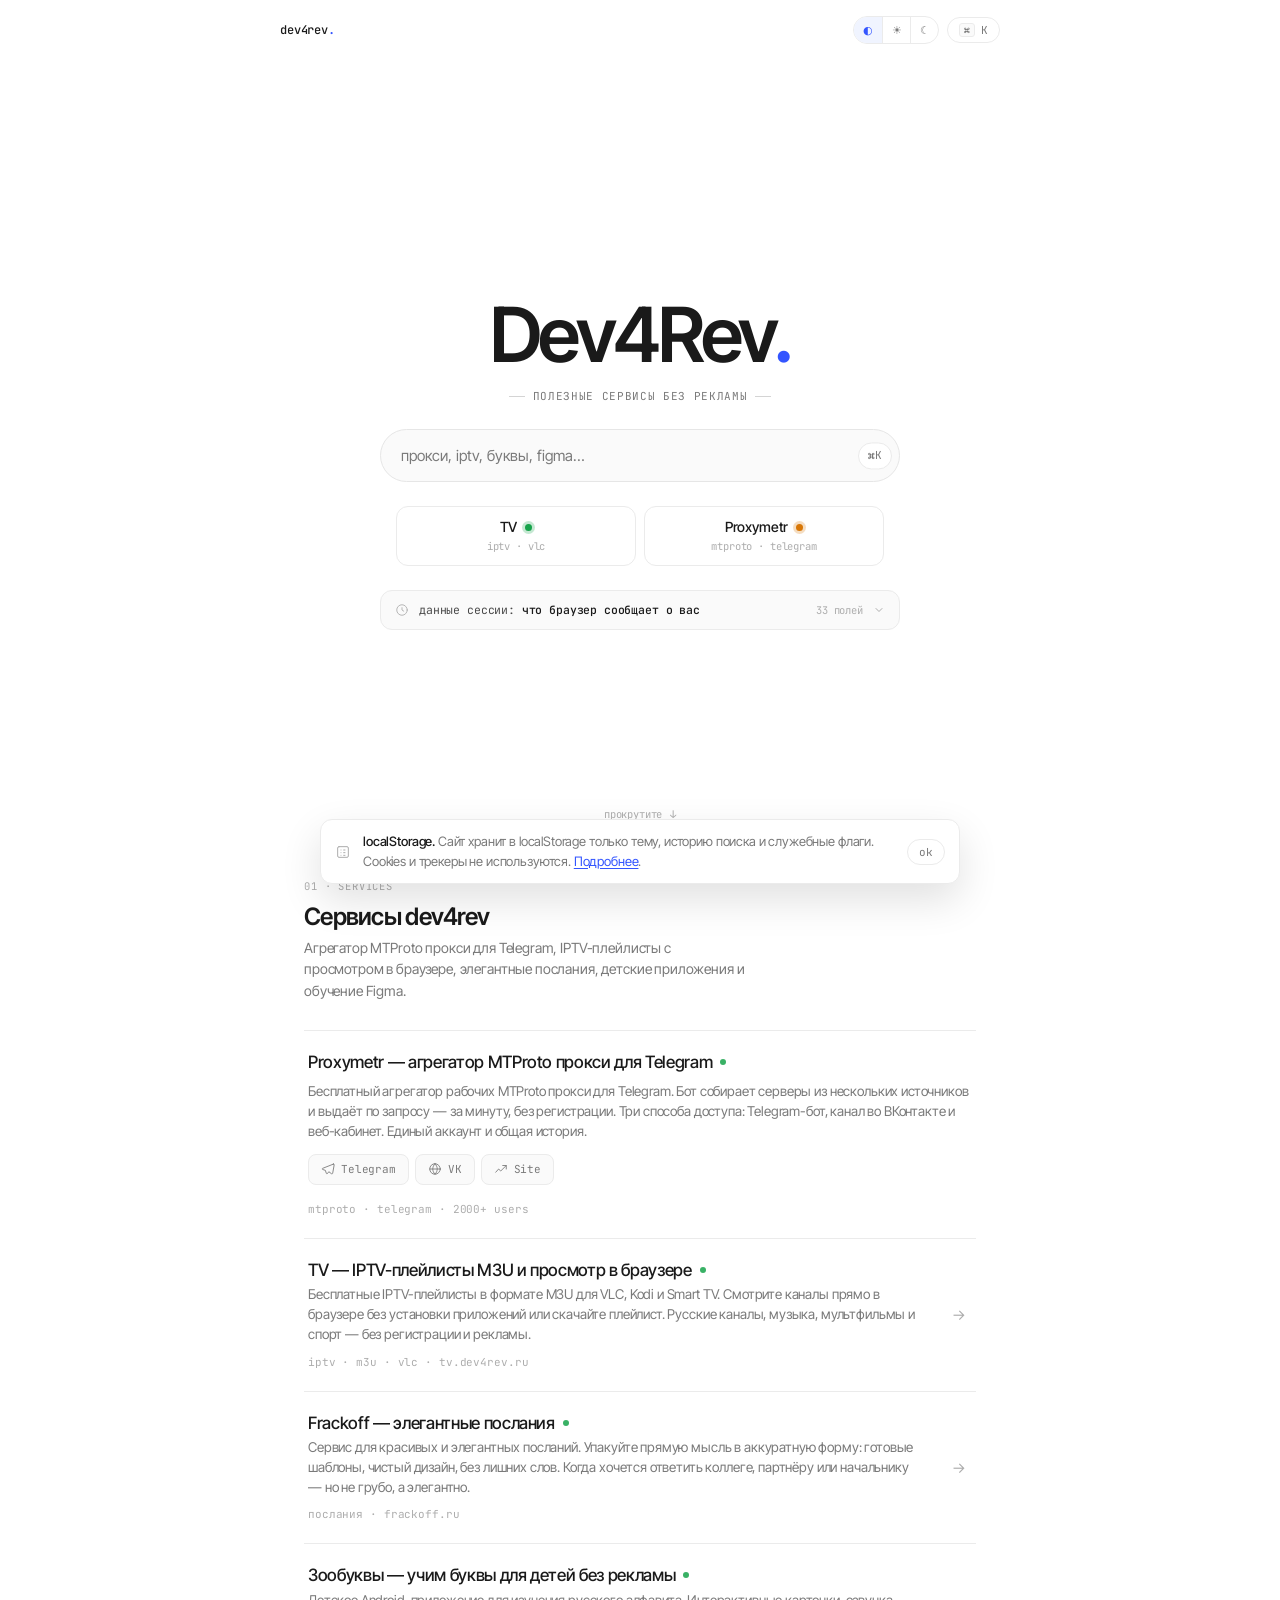
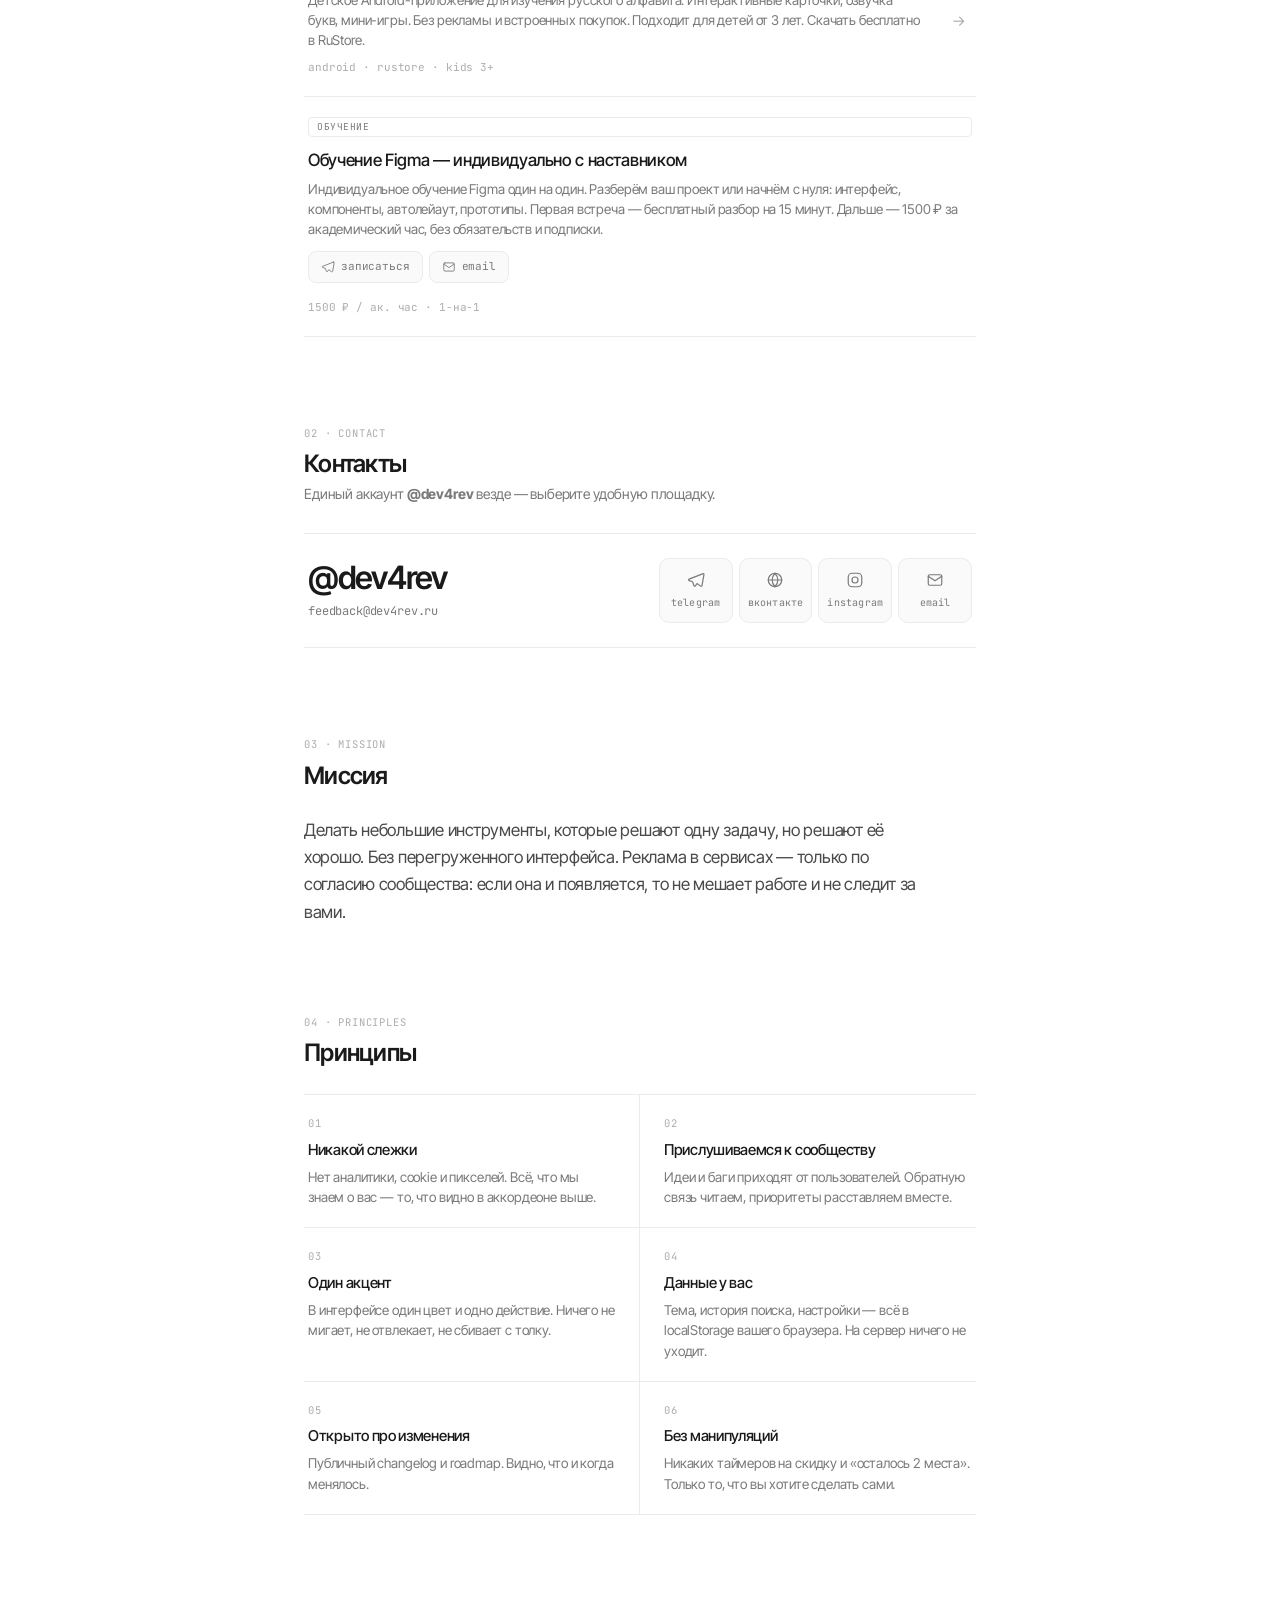
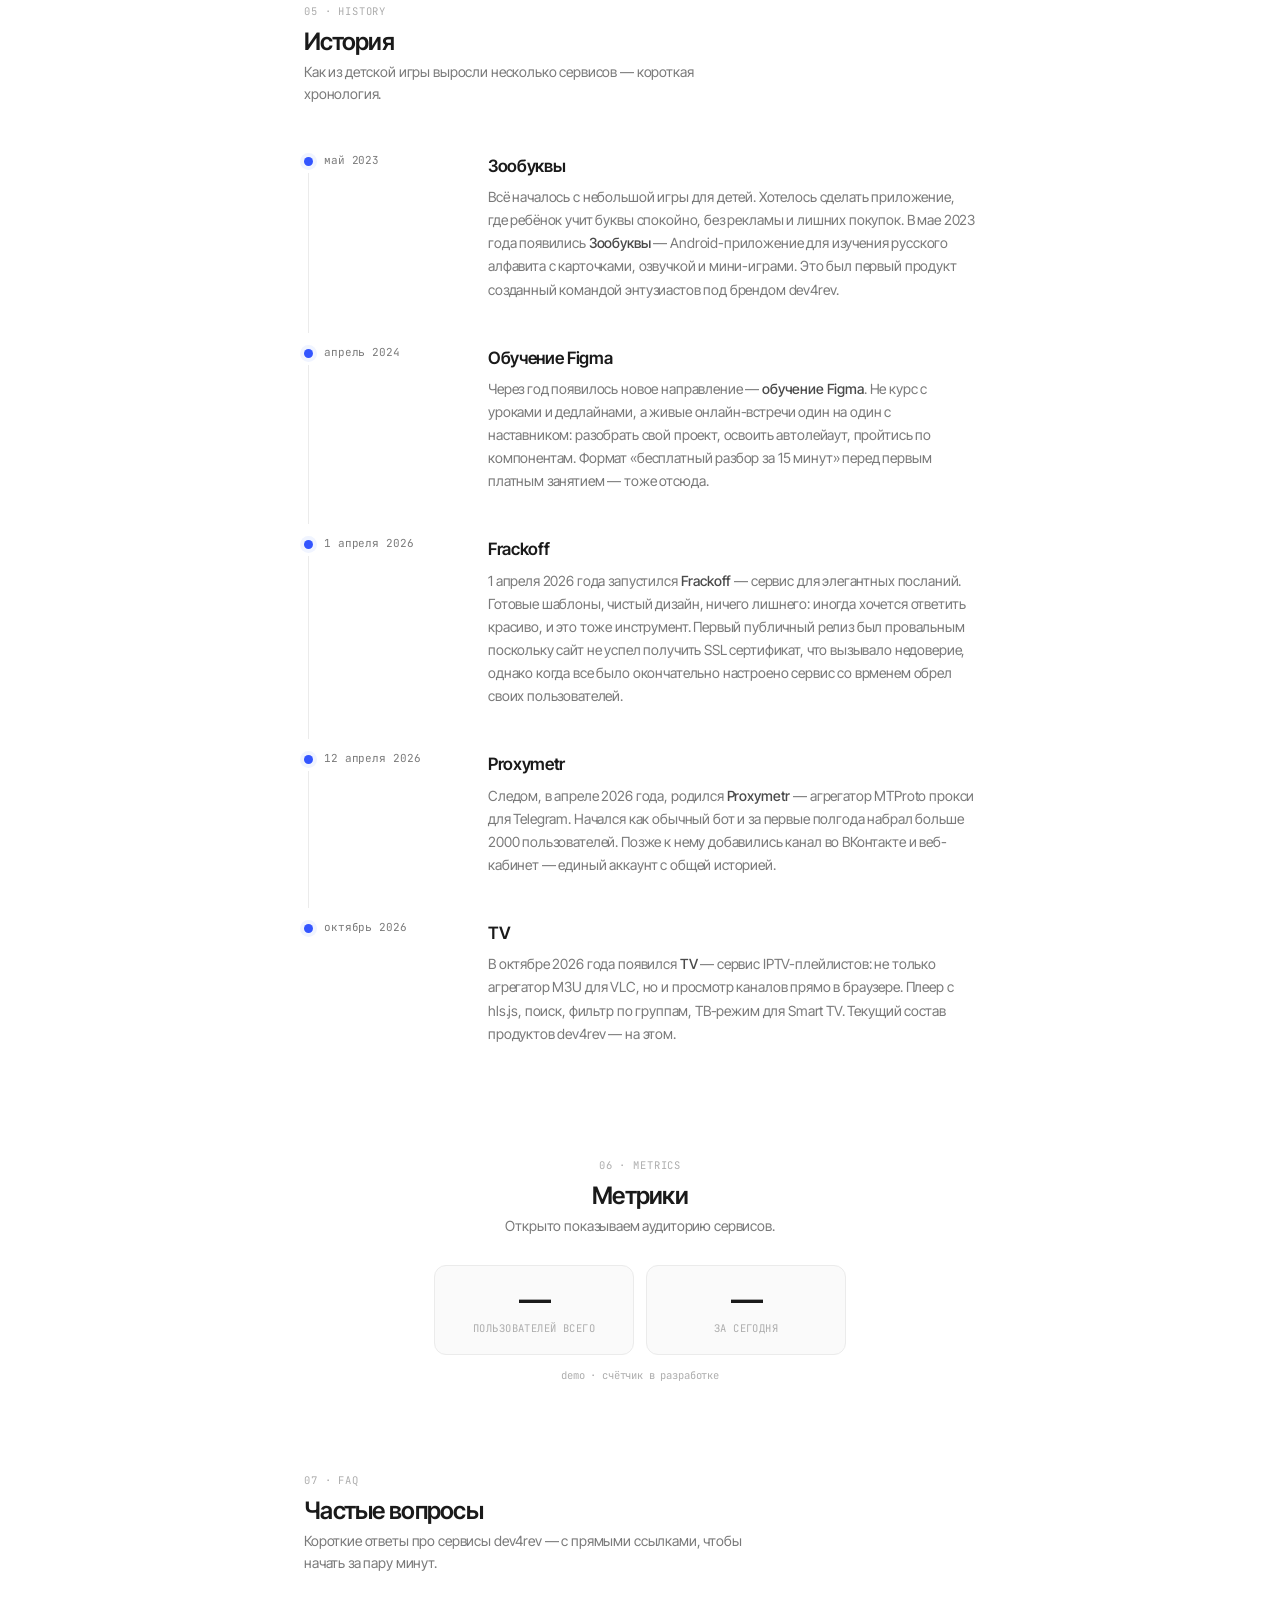
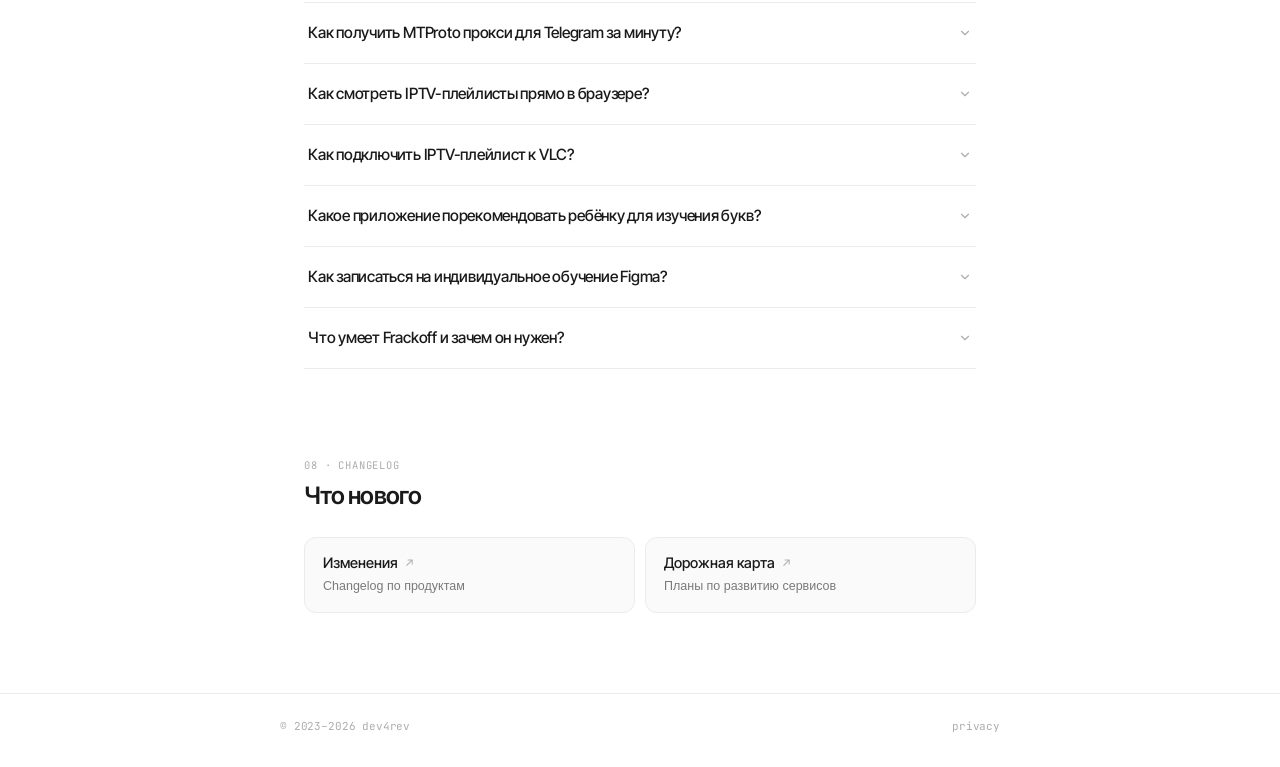
<file: index.html>
<!doctype html>
<html lang="ru" data-theme="auto">
<head>
  <meta charset="utf-8">
  <meta name="viewport" content="width=device-width, initial-scale=1">
  <meta name="color-scheme" content="light dark">
  <meta name="theme-color" content="#ffffff" media="(prefers-color-scheme: light)">
  <meta name="theme-color" content="#0a0a0a" media="(prefers-color-scheme: dark)">
  <script src="/assets/js/theme-init.js"></script>
  <title>Dev4Rev — полезные сервисы без рекламы</title>
  <meta name="description" content="Dev4Rev — небольшая студия цифровых инструментов. Полезные сервисы без рекламы и слежки для повседневных задач, работы и учёбы.">
  <meta name="keywords" content="dev4rev, цифровые инструменты, полезные сервисы, без рекламы, приложения для детей, обучение figma, iptv плейлист, m3u для kodi, proxymetr, frackoff">
  <link rel="canonical" href="https://dev4rev.ru/">
  <meta name="robots" content="index, follow, max-image-preview:large">
  <meta name="author" content="dev4rev">
  <meta property="og:type" content="website">
  <meta property="og:site_name" content="dev4rev">
  <meta property="og:title" content="Dev4Rev — полезные сервисы без рекламы">
  <meta property="og:description" content="Небольшая студия цифровых инструментов. Полезные сервисы без рекламы и слежки для повседневных задач, работы и учёбы.">
  <meta property="og:url" content="https://dev4rev.ru/">
  <meta property="og:locale" content="ru_RU">
  <meta name="twitter:card" content="summary">
  <meta name="twitter:title" content="Dev4Rev — полезные сервисы без рекламы">
  <meta name="twitter:description" content="Небольшая студия цифровых инструментов. Полезные сервисы без рекламы и слежки.">
  <link rel="icon" href="/favicon.svg" type="image/svg+xml">
  <link rel="preconnect" href="https://fonts.googleapis.com">
  <link rel="preconnect" href="https://fonts.gstatic.com" crossorigin>
  <link href="https://fonts.googleapis.com/css2?family=Inter+Tight:wght@400;500;600&family=JetBrains+Mono:wght@400;500&display=swap" rel="stylesheet">
  <link rel="stylesheet" href="/assets/css/main.css">
  <script type="application/ld+json">
  {"@context":"https://schema.org","@graph":[
    {"@type":"Organization","@id":"https://dev4rev.ru/#org","name":"dev4rev","url":"https://dev4rev.ru/","foundingDate":"2023","email":"feedback@dev4rev.ru","description":"Студия цифровых инструментов: полезные сервисы для повседневных задач, работы и учёбы.","sameAs":["https://t.me/dev4rev","https://vk.com/dev4rev","https://instagram.com/dev4rev"]},
    {"@type":"WebSite","@id":"https://dev4rev.ru/#site","url":"https://dev4rev.ru/","name":"dev4rev","inLanguage":"ru-RU","publisher":{"@id":"https://dev4rev.ru/#org"}},
    {"@type":"ItemList","name":"Сервисы dev4rev","itemListElement":[
      {"@type":"ListItem","position":1,"item":{"@type":"SoftwareApplication","name":"Proxymetr — агрегатор MTProto прокси для Telegram","url":"https://t.me/proxymetrbot","operatingSystem":"Telegram, Web","description":"Агрегатор MTProto прокси для Telegram. Три способа доступа — Telegram-бот, VK, веб-кабинет."}},
      {"@type":"ListItem","position":2,"item":{"@type":"WebApplication","name":"TV — IPTV-плейлисты M3U для VLC","url":"https://tv.dev4rev.ru/","description":"Готовые M3U-плейлисты для VLC и просмотр прямо в браузере."}},
      {"@type":"ListItem","position":3,"item":{"@type":"WebApplication","name":"Frackoff — элегантные послания","url":"https://frackoff.ru/","description":"Сервис для элегантных посланий."}},
      {"@type":"ListItem","position":4,"item":{"@type":"MobileApplication","name":"Зообуквы — учим буквы для детей без рекламы","url":"https://www.rustore.ru/catalog/app/ru.dev4rev.kids.zoobukvy","operatingSystem":"Android","description":"Детское приложение для изучения русского алфавита."}},
      {"@type":"ListItem","position":5,"item":{"@type":"Course","name":"Обучение Figma — индивидуально с наставником","url":"https://dev4rev.ru/figma/","description":"Онлайн-встречи один на один по Figma. 1500 ₽ за академический час."}}
    ]},
    {"@type":"FAQPage","mainEntity":[
      {"@type":"Question","name":"Как получить MTProto прокси для Telegram за минуту?","acceptedAnswer":{"@type":"Answer","text":"Откройте Telegram-бот @proxymetrbot. Нажмите Start — бот выдаст рабочий MTProto прокси сразу, без регистрации и лишних шагов."}},
      {"@type":"Question","name":"Как смотреть IPTV-плейлисты прямо в браузере?","acceptedAnswer":{"@type":"Answer","text":"Откройте tv.dev4rev.ru. Вставьте ссылку M3U-плейлиста, нажмите «Загрузить» — появится список каналов. Выберите канал — видео откроется в плеере прямо на странице."}},
      {"@type":"Question","name":"Как подключить IPTV-плейлист к VLC?","acceptedAnswer":{"@type":"Answer","text":"Скопируйте ссылку M3U-плейлиста с tv.dev4rev.ru. Откройте VLC → Медиа → Открыть URL. Вставьте ссылку, нажмите «Воспроизвести»."}},
      {"@type":"Question","name":"Какое приложение порекомендовать ребёнку для изучения букв?","acceptedAnswer":{"@type":"Answer","text":"Зообуквы — Android-приложение из RuStore. Карточки, озвучка, мини-игры. Без рекламы и встроенных покупок."}},
      {"@type":"Question","name":"Как записаться на индивидуальное обучение Figma?","acceptedAnswer":{"@type":"Answer","text":"Напишите в Telegram @dev4rev. Первая встреча — бесплатный разбор 15 минут. Дальше — 1500 ₽ за академический час."}},
      {"@type":"Question","name":"Что умеет Frackoff?","acceptedAnswer":{"@type":"Answer","text":"Frackoff помогает упаковать прямую мысль в красивую форму. Готовые шаблоны, чистый дизайн, ничего лишнего."}}
    ]}
  ]}
  </script>
</head>
<body>

  <div class="topbar" id="topbar">
    <div class="topbar__inner">
      <a href="#top" class="topbar__brand">dev4rev<span class="dot">.</span></a>
      <div class="topbar__right">
        <div class="theme" role="group" aria-label="Тема оформления">
          <button type="button" data-theme-value="auto" title="Авто" aria-pressed="true">◐</button>
          <button type="button" data-theme-value="light" title="Светлая" aria-pressed="false">☀</button>
          <button type="button" data-theme-value="dark" title="Тёмная" aria-pressed="false">☾</button>
        </div>
        <button type="button" class="kbd-btn" id="openPalette" aria-label="Поиск и меню (⌘K)">
          <span class="key">⌘</span><span>K</span>
        </button>
      </div>
    </div>
  </div>

  <header class="hero" id="top">
    <div class="hero__inner">
      <h1 class="brand">Dev4Rev<span class="dot">.</span></h1>
      <p class="hero__eyebrow">Полезные сервисы без рекламы</p>

      <div class="search" id="searchWrap">
        <input type="text" class="search__input" id="inlineSearch"
               placeholder="прокси, iptv, буквы, figma…"
               autocomplete="off" spellcheck="false"
               aria-label="Поиск по сервисам dev4rev">
        <span class="search__kbd" aria-hidden="true">⌘K</span>
        <div class="suggest" id="suggestPanel"></div>
      </div>

      <nav class="shortcuts" aria-label="Прямой доступ к сервисам">
        <a class="shortcut shortcut--online" href="https://tv.dev4rev.ru/" rel="noopener" target="_blank">
          <div class="shortcut__row">
            <span class="shortcut__title">TV</span>
            <span class="shortcut__dot" aria-label="online" title="online"></span>
          </div>
          <span class="shortcut__desc">iptv · vlc</span>
        </a>
        <a class="shortcut shortcut--degraded" href="https://proxymetr.dev4rev.ru/" rel="noopener">
          <div class="shortcut__row">
            <span class="shortcut__title">Proxymetr</span>
            <span class="shortcut__dot" aria-label="degraded" title="degraded"></span>
          </div>
          <span class="shortcut__desc">mtproto · telegram</span>
        </a>
      </nav>

    <details class="session" id="session">
      <summary class="session__summary">
        <svg class="session__icon" viewBox="0 0 24 24" fill="none" stroke="currentColor" stroke-width="1.5" stroke-linecap="round" stroke-linejoin="round" aria-hidden="true">
          <circle cx="12" cy="12" r="9"/><path d="M12 8v4l3 2"/>
        </svg>
        <span class="session__title">данные сессии: <b>что браузер сообщает о вас</b></span>
        <span class="session__count mono" id="sessionCount">—</span>
        <svg class="session__chev" viewBox="0 0 24 24" fill="none" stroke="currentColor" stroke-width="2" stroke-linecap="round" stroke-linejoin="round" aria-hidden="true"><path d="m6 9 6 6 6-6"/></svg>
      </summary>
      <div class="session__body" id="sessionBody">

        <div class="session__toolbar">
          <button type="button" class="copy-btn" id="copyAll" title="Скопировать все данные сессии">
            <svg viewBox="0 0 24 24" fill="none" stroke="currentColor" stroke-linecap="round" stroke-linejoin="round"><rect x="8" y="8" width="12" height="12" rx="2"/><path d="M4 16V6a2 2 0 0 1 2-2h10"/></svg>
            скопировать всё
          </button>
          <button type="button" class="copy-btn" id="copyJson" title="Скопировать как JSON">
            <svg viewBox="0 0 24 24" fill="none" stroke="currentColor" stroke-linecap="round" stroke-linejoin="round"><path d="M8 6h8M8 12h8M8 18h8M4 4h16v16H4z"/></svg>
            JSON
          </button>
        </div>

        <div class="session__block" data-block="environment">
          <div class="session__block-head">
            <p class="session__block-title">environment</p>
            <button type="button" class="copy-btn" data-copy-block="environment" aria-label="Скопировать блок environment">
              <svg viewBox="0 0 24 24" fill="none" stroke="currentColor" stroke-linecap="round" stroke-linejoin="round"><rect x="8" y="8" width="12" height="12" rx="2"/><path d="M4 16V6a2 2 0 0 1 2-2h10"/></svg>
            </button>
          </div>
          <dl class="session__dl">
            <dt>theme</dt><dd id="si-theme">—</dd>
            <dt>color-scheme</dt><dd id="si-colorscheme">—</dd>
            <dt>reduced motion</dt><dd id="si-motion">—</dd>
            <dt>contrast</dt><dd id="si-contrast">—</dd>
            <dt>engine</dt><dd id="si-engine">—</dd>
            <dt>platform</dt><dd id="si-platform">—</dd>
          </dl>
        </div>

        <div class="session__block" data-block="display">
          <div class="session__block-head">
            <p class="session__block-title">display</p>
            <button type="button" class="copy-btn" data-copy-block="display" aria-label="Скопировать блок display">
              <svg viewBox="0 0 24 24" fill="none" stroke="currentColor" stroke-linecap="round" stroke-linejoin="round"><rect x="8" y="8" width="12" height="12" rx="2"/><path d="M4 16V6a2 2 0 0 1 2-2h10"/></svg>
            </button>
          </div>
          <dl class="session__dl">
            <dt>screen</dt><dd id="si-screen">—</dd>
            <dt>viewport</dt><dd id="si-viewport">—</dd>
            <dt>dpr</dt><dd id="si-dpr">—</dd>
            <dt>orientation</dt><dd id="si-orientation">—</dd>
            <dt>color depth</dt><dd id="si-colordepth">—</dd>
          </dl>
        </div>

        <div class="session__block" data-block="locale">
          <div class="session__block-head">
            <p class="session__block-title">locale</p>
            <button type="button" class="copy-btn" data-copy-block="locale" aria-label="Скопировать блок locale">
              <svg viewBox="0 0 24 24" fill="none" stroke="currentColor" stroke-linecap="round" stroke-linejoin="round"><rect x="8" y="8" width="12" height="12" rx="2"/><path d="M4 16V6a2 2 0 0 1 2-2h10"/></svg>
            </button>
          </div>
          <dl class="session__dl">
            <dt>language</dt><dd id="si-lang">—</dd>
            <dt>languages</dt><dd id="si-langs">—</dd>
            <dt>timezone</dt><dd id="si-tz">—</dd>
            <dt>utc offset</dt><dd id="si-utc">—</dd>
            <dt>date</dt><dd id="si-date">—</dd>
            <dt>time</dt><dd id="si-time">—</dd>
          </dl>
        </div>

        <div class="session__block" data-block="hardware">
          <div class="session__block-head">
            <p class="session__block-title">hardware</p>
            <button type="button" class="copy-btn" data-copy-block="hardware" aria-label="Скопировать блок hardware">
              <svg viewBox="0 0 24 24" fill="none" stroke="currentColor" stroke-linecap="round" stroke-linejoin="round"><rect x="8" y="8" width="12" height="12" rx="2"/><path d="M4 16V6a2 2 0 0 1 2-2h10"/></svg>
            </button>
          </div>
          <dl class="session__dl">
            <dt>cpu cores</dt><dd id="si-cores">—</dd>
            <dt>device memory</dt><dd id="si-memory">—</dd>
            <dt>gpu</dt><dd id="si-gpuvendor">—</dd>
            <dt>touch points</dt><dd id="si-touch">—</dd>
          </dl>
        </div>

        <div class="session__block" data-block="network">
          <div class="session__block-head">
            <p class="session__block-title">network</p>
            <button type="button" class="copy-btn" data-copy-block="network" aria-label="Скопировать блок network">
              <svg viewBox="0 0 24 24" fill="none" stroke="currentColor" stroke-linecap="round" stroke-linejoin="round"><rect x="8" y="8" width="12" height="12" rx="2"/><path d="M4 16V6a2 2 0 0 1 2-2h10"/></svg>
            </button>
          </div>
          <dl class="session__dl">
            <dt>online</dt><dd id="si-online">—</dd>
            <dt>connection</dt><dd id="si-conn">—</dd>
            <dt>effective type</dt><dd id="si-efftype">—</dd>
            <dt>downlink</dt><dd id="si-downlink">—</dd>
            <dt>rtt</dt><dd id="si-rtt">—</dd>
            <dt>ip</dt><dd id="si-ip" title="Локальный IP из WebRTC-кандидатов. Публичный IP без внешних сервисов не определяется.">—</dd>
          </dl>
        </div>

        <div class="session__block" data-block="storage">
          <div class="session__block-head">
            <p class="session__block-title">storage</p>
            <button type="button" class="copy-btn" data-copy-block="storage" aria-label="Скопировать блок storage">
              <svg viewBox="0 0 24 24" fill="none" stroke="currentColor" stroke-linecap="round" stroke-linejoin="round"><rect x="8" y="8" width="12" height="12" rx="2"/><path d="M4 16V6a2 2 0 0 1 2-2h10"/></svg>
            </button>
          </div>
          <dl class="session__dl">
            <dt>cookies</dt><dd id="si-cookies">—</dd>
            <dt>localStorage</dt><dd id="si-ls">—</dd>
            <dt>sessionStorage</dt><dd id="si-ss">—</dd>
          </dl>
        </div>

        <div class="session__block" data-block="session">
          <div class="session__block-head">
            <p class="session__block-title">session</p>
            <button type="button" class="copy-btn" data-copy-block="session" aria-label="Скопировать блок session">
              <svg viewBox="0 0 24 24" fill="none" stroke="currentColor" stroke-linecap="round" stroke-linejoin="round"><rect x="8" y="8" width="12" height="12" rx="2"/><path d="M4 16V6a2 2 0 0 1 2-2h10"/></svg>
            </button>
          </div>
          <dl class="session__dl">
            <dt>started</dt><dd id="si-started">—</dd>
            <dt>duration</dt><dd id="si-duration">—</dd>
            <dt>referrer</dt><dd id="si-referrer">—</dd>
          </dl>
        </div>

      </div>
    </details>
    </div>

    <div class="hero__bottom" id="heroBottom">
      <a href="#services" class="scroll-hint">
        <span>прокрутите</span>
        <span class="scroll-hint__arrow" aria-hidden="true">↓</span>
      </a>
    </div>
  </header>

  <main class="content" id="content">

    <section class="section reveal" id="services">
      <div class="section__head">
        <p class="section__eyebrow">01 · services</p>
        <h2 class="section__title">Сервисы dev4rev</h2>
        <p class="section__desc">Агрегатор MTProto прокси для Telegram, IPTV-плейлисты с просмотром в браузере, элегантные послания, детские приложения и обучение Figma.</p>
      </div>
      <div class="list">

        <div class="item item--multi reveal reveal--d1">
          <div class="item__body">
            <h3 class="item__title">Proxymetr — агрегатор MTProto прокси для Telegram</h3>
            <p class="item__desc">Бесплатный агрегатор рабочих MTProto прокси для Telegram. Бот собирает серверы из нескольких источников и выдаёт по запросу — за минуту, без регистрации. Три способа доступа: Telegram-бот, канал во ВКонтакте и веб-кабинет. Единый аккаунт и общая история.</p>
            <div class="multi-links">
              <a class="multi-link" href="https://t.me/proxymetrbot" target="_blank" rel="noopener" aria-label="Proxymetr в Telegram">
                <svg viewBox="0 0 24 24" fill="none" stroke="currentColor" stroke-linecap="round" stroke-linejoin="round"><path d="M21.5 3.5 2.8 10.9c-.9.35-.87 1.65.05 1.94l4.6 1.44 1.7 5.2c.28.86 1.4 1.03 1.94.3l2.3-3.1 4.7 3.47c.7.5 1.7.13 1.9-.72l2.6-14.6c.15-.87-.7-1.6-1.55-1.28Z"/></svg>
                Telegram
              </a>
              <a class="multi-link" href="https://vk.me/proxymetr" target="_blank" rel="noopener" aria-label="Proxymetr во ВКонтакте">
                <svg viewBox="0 0 24 24" fill="none" stroke="currentColor" stroke-linecap="round" stroke-linejoin="round"><circle cx="12" cy="12" r="9"/><path d="M3 12h18M12 3c2.5 2.7 3.8 5.7 3.8 9S14.5 18.3 12 21c-2.5-2.7-3.8-5.7-3.8-9S9.5 5.7 12 3Z"/></svg>
                VK
              </a>
              <a class="multi-link" href="https://proxymetr.dev4rev.ru/" rel="noopener" aria-label="Proxymetr веб-кабинет">
                <svg viewBox="0 0 24 24" fill="none" stroke="currentColor" stroke-linecap="round" stroke-linejoin="round"><path d="M3 17.5 8 12l3.5 3.5L21 6"/><path d="M15 6h6v6"/></svg>
                Site
              </a>
            </div>
            <span class="item__tag mono" style="margin-top: 8px;">mtproto · telegram · 2000+ users</span>
          </div>
        </div>

        <a class="item reveal reveal--d1" href="https://tv.dev4rev.ru/" rel="noopener" target="_blank">
          <div class="item__body">
            <h3 class="item__title">TV — IPTV-плейлисты M3U и просмотр в браузере</h3>
            <p class="item__desc">Бесплатные IPTV-плейлисты в формате M3U для VLC, Kodi и Smart TV. Смотрите каналы прямо в браузере без установки приложений или скачайте плейлист. Русские каналы, музыка, мультфильмы и спорт — без регистрации и рекламы.</p>
            <span class="item__tag mono">iptv · m3u · vlc · tv.dev4rev.ru</span>
          </div>
          <span class="item__arrow" aria-hidden="true">→</span>
        </a>

        <a class="item reveal reveal--d1" href="https://frackoff.ru" rel="noopener" target="_blank">
          <div class="item__body">
            <h3 class="item__title">Frackoff — элегантные послания</h3>
            <p class="item__desc">Сервис для красивых и элегантных посланий. Упакуйте прямую мысль в аккуратную форму: готовые шаблоны, чистый дизайн, без лишних слов. Когда хочется ответить коллеге, партнёру или начальнику — но не грубо, а элегантно.</p>
            <span class="item__tag mono">послания · frackoff.ru</span>
          </div>
          <span class="item__arrow" aria-hidden="true">→</span>
        </a>

        <a class="item reveal reveal--d1" href="https://www.rustore.ru/catalog/app/ru.dev4rev.kids.zoobukvy" rel="noopener" target="_blank">
          <div class="item__body">
            <h3 class="item__title">Зообуквы — учим буквы для детей без рекламы</h3>
            <p class="item__desc">Детское Android-приложение для изучения русского алфавита. Интерактивные карточки, озвучка букв, мини-игры. Без рекламы и встроенных покупок. Подходит для детей от 3 лет. Скачать бесплатно в RuStore.</p>
            <span class="item__tag mono">android · rustore · kids 3+</span>
          </div>
          <span class="item__arrow" aria-hidden="true">→</span>
        </a>

        <div class="item item--multi item--no-status reveal reveal--d1">
          <div class="item__body">
            <span class="edu-badge">обучение</span>
            <h3 class="item__title" style="margin-top: 4px;">Обучение Figma — индивидуально с наставником</h3>
            <p class="item__desc">Индивидуальное обучение Figma один на один. Разберём ваш проект или начнём с нуля: интерфейс, компоненты, автолейаут, прототипы. Первая встреча — бесплатный разбор на 15 минут. Дальше — 1500 ₽ за академический час, без обязательств и подписки.</p>
            <div class="multi-links">
              <a class="multi-link" href="https://t.me/dev4rev" target="_blank" rel="noopener">
                <svg viewBox="0 0 24 24" fill="none" stroke="currentColor" stroke-linecap="round" stroke-linejoin="round"><path d="M21.5 3.5 2.8 10.9c-.9.35-.87 1.65.05 1.94l4.6 1.44 1.7 5.2c.28.86 1.4 1.03 1.94.3l2.3-3.1 4.7 3.47c.7.5 1.7.13 1.9-.72l2.6-14.6c.15-.87-.7-1.6-1.55-1.28Z"/></svg>
                записаться
              </a>
              <a class="multi-link" href="mailto:feedback@dev4rev.ru?subject=Figma%20—%20запись%20на%20встречу">
                <svg viewBox="0 0 24 24" fill="none" stroke="currentColor" stroke-linecap="round" stroke-linejoin="round"><rect x="3" y="5" width="18" height="14" rx="2"/><path d="m3 7 9 6 9-6"/></svg>
                email
              </a>
            </div>
            <span class="item__tag mono" style="margin-top: 8px;">1500 ₽ / ак. час · 1-на-1</span>
          </div>
        </div>

      </div>
    </section>

    <section class="section reveal" id="contact">
      <div class="section__head">
        <p class="section__eyebrow">02 · contact</p>
        <h2 class="section__title">Контакты</h2>
        <p class="section__desc">Единый аккаунт <b>@dev4rev</b> везде — выберите удобную площадку.</p>
      </div>
      <div class="contact-block">
        <div class="contact-block__main">
          <span class="contact-block__handle">@dev4rev</span>
          <a class="contact-block__email" href="mailto:feedback@dev4rev.ru">feedback@dev4rev.ru</a>
        </div>
        <div class="contact-block__grid">
          <a class="contact-block__item" href="https://t.me/dev4rev" target="_blank" rel="noopener">
            <svg viewBox="0 0 24 24" fill="none" stroke="currentColor" stroke-width="1.6" stroke-linecap="round" stroke-linejoin="round" aria-hidden="true"><path d="M21.5 3.5 2.8 10.9c-.9.35-.87 1.65.05 1.94l4.6 1.44 1.7 5.2c.28.86 1.4 1.03 1.94.3l2.3-3.1 4.7 3.47c.7.5 1.7.13 1.9-.72l2.6-14.6c.15-.87-.7-1.6-1.55-1.28Z"/></svg>
            <span>telegram</span>
          </a>
          <a class="contact-block__item" href="https://vk.com/dev4rev" target="_blank" rel="noopener">
            <svg viewBox="0 0 24 24" fill="none" stroke="currentColor" stroke-width="1.6" stroke-linecap="round" stroke-linejoin="round" aria-hidden="true"><circle cx="12" cy="12" r="9"/><path d="M3 12h18M12 3c2.5 2.7 3.8 5.7 3.8 9S14.5 18.3 12 21c-2.5-2.7-3.8-5.7-3.8-9S9.5 5.7 12 3Z"/></svg>
            <span>вконтакте</span>
          </a>
          <a class="contact-block__item" href="https://instagram.com/dev4rev" target="_blank" rel="noopener">
            <svg viewBox="0 0 24 24" fill="none" stroke="currentColor" stroke-width="1.6" stroke-linecap="round" stroke-linejoin="round" aria-hidden="true"><rect x="3" y="3" width="18" height="18" rx="5"/><circle cx="12" cy="12" r="4"/><circle cx="17.5" cy="6.5" r=".6" fill="currentColor" stroke="none"/></svg>
            <span>instagram</span>
          </a>
          <a class="contact-block__item" href="mailto:feedback@dev4rev.ru">
            <svg viewBox="0 0 24 24" fill="none" stroke="currentColor" stroke-width="1.6" stroke-linecap="round" stroke-linejoin="round" aria-hidden="true"><rect x="3" y="5" width="18" height="14" rx="2"/><path d="m3 7 9 6 9-6"/></svg>
            <span>email</span>
          </a>
        </div>
      </div>
    </section>

    <section class="section reveal" id="mission">
      <div class="section__head">
        <p class="section__eyebrow">03 · mission</p>
        <h2 class="section__title">Миссия</h2>
      </div>
      <div class="prose prose--lead">
        <p>Делать небольшие инструменты, которые решают одну задачу, но решают её хорошо. Без перегруженного интерфейса. Реклама в сервисах — только по согласию сообщества: если она и появляется, то не мешает работе и не следит за вами.</p>
      </div>
    </section>

    <section class="section reveal" id="principles">
      <div class="section__head">
        <p class="section__eyebrow">04 · principles</p>
        <h2 class="section__title">Принципы</h2>
      </div>
      <div class="principles">
        <div class="principle">
          <span class="principle__num">01</span>
          <h3 class="principle__title">Никакой слежки</h3>
          <p class="principle__desc">Нет аналитики, cookie и пикселей. Всё, что мы знаем о вас — то, что видно в аккордеоне выше.</p>
        </div>
        <div class="principle">
          <span class="principle__num">02</span>
          <h3 class="principle__title">Прислушиваемся к сообществу</h3>
          <p class="principle__desc">Идеи и баги приходят от пользователей. Обратную связь читаем, приоритеты расставляем вместе.</p>
        </div>
        <div class="principle">
          <span class="principle__num">03</span>
          <h3 class="principle__title">Один акцент</h3>
          <p class="principle__desc">В интерфейсе один цвет и одно действие. Ничего не мигает, не отвлекает, не сбивает с толку.</p>
        </div>
        <div class="principle">
          <span class="principle__num">04</span>
          <h3 class="principle__title">Данные у вас</h3>
          <p class="principle__desc">Тема, история поиска, настройки — всё в localStorage вашего браузера. На сервер ничего не уходит.</p>
        </div>
        <div class="principle">
          <span class="principle__num">05</span>
          <h3 class="principle__title">Открыто про изменения</h3>
          <p class="principle__desc">Публичный changelog и roadmap. Видно, что и когда менялось.</p>
        </div>
        <div class="principle">
          <span class="principle__num">06</span>
          <h3 class="principle__title">Без манипуляций</h3>
          <p class="principle__desc">Никаких таймеров на скидку и «осталось 2 места». Только то, что вы хотите сделать сами.</p>
        </div>
      </div>
    </section>

    <section class="section reveal" id="history">
      <div class="section__head">
        <p class="section__eyebrow">05 · history</p>
        <h2 class="section__title">История</h2>
        <p class="section__desc">Как из детской игры выросли несколько сервисов — короткая хронология.</p>
      </div>
      <div class="storyline">

        <div class="storyline__item">
          <div class="storyline__marker">
            <span class="storyline__dot"></span>
            <span class="storyline__year mono">май 2023</span>
          </div>
          <div class="storyline__body">
            <h3>Зообуквы</h3>
            <p>Всё началось с небольшой игры для детей. Хотелось сделать приложение, где ребёнок учит буквы спокойно, без рекламы и лишних покупок. В мае 2023 года появились <strong>Зообуквы</strong> — Android-приложение для изучения русского алфавита с карточками, озвучкой и мини-играми. Это был первый продукт созданный командой энтузиастов под брендом dev4rev.</p>
          </div>
        </div>

        <div class="storyline__item">
          <div class="storyline__marker">
            <span class="storyline__dot"></span>
            <span class="storyline__year mono">апрель 2024</span>
          </div>
          <div class="storyline__body">
            <h3>Обучение Figma</h3>
            <p>Через год появилось новое направление — <strong>обучение Figma</strong>. Не курс с уроками и дедлайнами, а живые онлайн-встречи один на один с наставником: разобрать свой проект, освоить автолейаут, пройтись по компонентам. Формат «бесплатный разбор за 15 минут» перед первым платным занятием — тоже отсюда.</p>
          </div>
        </div>

        <div class="storyline__item">
          <div class="storyline__marker">
            <span class="storyline__dot"></span>
            <span class="storyline__year mono">1 апреля 2026</span>
          </div>
          <div class="storyline__body">
            <h3>Frackoff</h3>
            <p>1 апреля 2026 года запустился <strong>Frackoff</strong> — сервис для элегантных посланий. Готовые шаблоны, чистый дизайн, ничего лишнего: иногда хочется ответить красиво, и это тоже инструмент. Первый публичный релиз был провальным поскольку сайт не успел получить SSL сертификат, что вызывало недоверие, однако когда все было окончательно настроено сервис со врменем обрел своих пользователей.</p>
          </div>
        </div>

        <div class="storyline__item">
          <div class="storyline__marker">
            <span class="storyline__dot"></span>
            <span class="storyline__year mono">12 апреля 2026</span>
          </div>
          <div class="storyline__body">
            <h3>Proxymetr</h3>
            <p>Следом, в апреле 2026 года, родился <strong>Proxymetr</strong> — агрегатор MTProto прокси для Telegram. Начался как обычный бот и за первые полгода набрал больше 2000 пользователей. Позже к нему добавились канал во ВКонтакте и веб-кабинет — единый аккаунт с общей историей.</p>
          </div>
        </div>

        <div class="storyline__item">
          <div class="storyline__marker">
            <span class="storyline__dot"></span>
            <span class="storyline__year mono">октябрь 2026</span>
          </div>
          <div class="storyline__body">
            <h3>TV</h3>
            <p>В октябре 2026 года появился <strong>TV</strong> — сервис IPTV-плейлистов: не только агрегатор M3U для VLC, но и просмотр каналов прямо в браузере. Плеер с hls.js, поиск, фильтр по группам, ТВ-режим для Smart TV. Текущий состав продуктов dev4rev — на этом.</p>
          </div>
        </div>

      </div>
    </section>

    <section class="section reveal section--centered" id="metrics">
      <div class="section__head">
        <p class="section__eyebrow">06 · metrics</p>
        <h2 class="section__title">Метрики</h2>
        <p class="section__desc">Открыто показываем аудиторию сервисов.</p>
      </div>
      <div class="metrics" id="metricsBlock">
        <div class="metric">
          <span class="metric__value" id="metric-users">—</span>
          <span class="metric__label">пользователей всего</span>
        </div>
        <div class="metric">
          <span class="metric__value" id="metric-today">—</span>
          <span class="metric__label">за сегодня</span>
        </div>
      </div>
      <p class="metric__note" id="metric-note" aria-live="polite">demo · счётчик в разработке</p>
    </section>

    <section class="section reveal" id="faq">
      <div class="section__head">
        <p class="section__eyebrow">07 · faq</p>
        <h2 class="section__title">Частые вопросы</h2>
        <p class="section__desc">Короткие ответы про сервисы dev4rev — с прямыми ссылками, чтобы начать за пару минут.</p>
      </div>
      <div class="faq">
        <details class="faq__item">
          <summary class="faq__q">
            <span>Как получить MTProto прокси для Telegram за минуту?</span>
            <svg class="faq__chev" viewBox="0 0 24 24" fill="none" stroke="currentColor" stroke-width="2" stroke-linecap="round" stroke-linejoin="round" aria-hidden="true"><path d="m6 9 6 6 6-6"/></svg>
          </summary>
          <div class="faq__a">
            Откройте Telegram-бот <a href="https://t.me/proxymetrbot" target="_blank" rel="noopener">@proxymetrbot</a> и нажмите Start. Бот выдаст рабочий MTProto прокси сразу — без регистрации и лишних шагов. Если Telegram под рукой нет, тот же кабинет доступен во <a href="https://vk.me/proxymetr" target="_blank" rel="noopener">ВКонтакте</a> или на <a href="https://proxymetr.dev4rev.ru/" rel="noopener">веб-версии</a>.
            <br><a class="faq__cta" href="https://t.me/proxymetrbot" target="_blank" rel="noopener">Открыть бота</a>
          </div>
        </details>
        <details class="faq__item">
          <summary class="faq__q">
            <span>Как смотреть IPTV-плейлисты прямо в браузере?</span>
            <svg class="faq__chev" viewBox="0 0 24 24" fill="none" stroke="currentColor" stroke-width="2" stroke-linecap="round" stroke-linejoin="round" aria-hidden="true"><path d="m6 9 6 6 6-6"/></svg>
          </summary>
          <div class="faq__a">
            Откройте <a href="https://tv.dev4rev.ru/" target="_blank" rel="noopener">tv.dev4rev.ru</a>. Вставьте ссылку M3U-плейлиста и нажмите «Загрузить» — появится список каналов. Выберите канал — видео откроется в плеере прямо на странице, без установки приложений.
            <br><a class="faq__cta" href="https://tv.dev4rev.ru/" target="_blank" rel="noopener">Открыть TV</a>
          </div>
        </details>
        <details class="faq__item">
          <summary class="faq__q">
            <span>Как подключить IPTV-плейлист к VLC?</span>
            <svg class="faq__chev" viewBox="0 0 24 24" fill="none" stroke="currentColor" stroke-width="2" stroke-linecap="round" stroke-linejoin="round" aria-hidden="true"><path d="m6 9 6 6 6-6"/></svg>
          </summary>
          <div class="faq__a">
            Скопируйте ссылку M3U-плейлиста с <a href="https://tv.dev4rev.ru/" target="_blank" rel="noopener">tv.dev4rev.ru</a>. Откройте VLC → <strong>Медиа → Открыть URL</strong>. Вставьте ссылку и нажмите «Воспроизвести». Каналы появятся в списке воспроизведения.
            <br><a class="faq__cta" href="https://tv.dev4rev.ru/" target="_blank" rel="noopener">Открыть плейлисты</a>
          </div>
        </details>
        <details class="faq__item">
          <summary class="faq__q">
            <span>Какое приложение порекомендовать ребёнку для изучения букв?</span>
            <svg class="faq__chev" viewBox="0 0 24 24" fill="none" stroke="currentColor" stroke-width="2" stroke-linecap="round" stroke-linejoin="round" aria-hidden="true"><path d="m6 9 6 6 6-6"/></svg>
          </summary>
          <div class="faq__a">
            <strong>Зообуквы</strong> — Android-приложение из RuStore. Карточки, озвучка, мини-игры. Без рекламы и встроенных покупок: ребёнок учится играя, родитель не платит за подписки. Подходит для детей от 3 лет.
            <br><a class="faq__cta" href="https://www.rustore.ru/catalog/app/ru.dev4rev.kids.zoobukvy" target="_blank" rel="noopener">Скачать бесплатно</a>
          </div>
        </details>
        <details class="faq__item">
          <summary class="faq__q">
            <span>Как записаться на индивидуальное обучение Figma?</span>
            <svg class="faq__chev" viewBox="0 0 24 24" fill="none" stroke="currentColor" stroke-width="2" stroke-linecap="round" stroke-linejoin="round" aria-hidden="true"><path d="m6 9 6 6 6-6"/></svg>
          </summary>
          <div class="faq__a">
            Напишите в Telegram <a href="https://t.me/dev4rev" target="_blank" rel="noopener">@dev4rev</a>. Обсудим уровень, цель и удобное время. Первая встреча — <strong>бесплатный разбор на 15 минут</strong>: подскажем, с чего начать именно вам. Дальше — 1500 ₽ за академический час, без обязательств и подписки.
            <br><a class="faq__cta" href="https://t.me/dev4rev" target="_blank" rel="noopener">Записаться на разбор</a>
          </div>
        </details>
        <details class="faq__item">
          <summary class="faq__q">
            <span>Что умеет Frackoff и зачем он нужен?</span>
            <svg class="faq__chev" viewBox="0 0 24 24" fill="none" stroke="currentColor" stroke-width="2" stroke-linecap="round" stroke-linejoin="round" aria-hidden="true"><path d="m6 9 6 6 6-6"/></svg>
          </summary>
          <div class="faq__a">
            Frackoff помогает упаковать прямую мысль в красивую форму. Когда хочется ответить коллеге, партнёру или начальнику — но не грубо, а элегантно. Готовые шаблоны, чистый дизайн, ничего лишнего.
            <br><a class="faq__cta" href="https://frackoff.ru" target="_blank" rel="noopener">Открыть Frackoff</a>
          </div>
        </details>
      </div>
    </section>

    <section class="section reveal" id="changelog">
      <div class="section__head">
        <p class="section__eyebrow">08 · changelog</p>
        <h2 class="section__title">Что нового</h2>
      </div>
      <div class="log">
        <button type="button" class="log__card" id="openChangelog">
          <div class="log__head">
            <span class="log__title">Изменения</span>
            <span class="log__arrow">↗</span>
          </div>
          <span class="log__desc">Changelog по продуктам</span>
        </button>
        <button type="button" class="log__card" id="openRoadmap">
          <div class="log__head">
            <span class="log__title">Дорожная карта</span>
            <span class="log__arrow">↗</span>
          </div>
          <span class="log__desc">Планы по развитию сервисов</span>
        </button>
      </div>
    </section>

  </main>

  <footer>
    <div class="footer__inner">
      <span>© <span id="since">2023</span>–<span id="y"></span> dev4rev</span>
      <a href="#" id="openPrivacy">privacy</a>
    </div>
  </footer>

  <button type="button" class="back-to-top" id="backToTop" aria-label="Наверх" title="Наверх" hidden>
    <svg viewBox="0 0 24 24" fill="none" stroke="currentColor" stroke-width="2" stroke-linecap="round" stroke-linejoin="round" aria-hidden="true">
      <path d="m18 15-6-6-6 6"/>
    </svg>
  </button>

  <div class="notice" id="notice" role="status" hidden>
    <svg class="notice__icon" viewBox="0 0 24 24" fill="none" stroke="currentColor" stroke-width="1.5" stroke-linecap="round" stroke-linejoin="round" aria-hidden="true">
      <rect x="4" y="4" width="16" height="16" rx="2"/>
      <path d="M9 9h.01M9 13h.01M9 17h.01M13 9h2M13 13h2M13 17h2"/>
    </svg>
    <div class="notice__body">
      <strong>localStorage.</strong>
      Сайт хранит в localStorage только тему, историю поиска и служебные флаги.
      Cookies и трекеры не используются. <a href="#" id="noticePrivacy">Подробнее</a>.
    </div>
    <button type="button" class="notice__close" id="noticeClose">ok</button>
  </div>

  <div class="overlay" id="overlay" role="dialog" aria-modal="true" aria-label="Поиск и меню">
    <div class="overlay__panel">
      <input type="text" class="overlay__search" id="overlaySearch" placeholder="Найти сервис или раздел…" autocomplete="off">
      <ul class="overlay__list" id="overlayList"></ul>
      <div class="overlay__hint">
        <span><span class="key">↑↓</span> навигация</span>
        <span><span class="key">↵</span> перейти</span>
        <span><span class="key">esc</span> закрыть</span>
      </div>
    </div>
  </div>

  <div class="modal" id="privacyModal" role="dialog" aria-modal="true" aria-label="Политика конфиденциальности">
    <div class="modal__panel">
      <div class="modal__head">
        <span class="modal__title">Политика конфиденциальности</span>
        <button class="modal__close" type="button" data-close-modal>esc</button>
      </div>
      <div class="modal__body">
        <h3>Что мы храним</h3>
        <p>Сайт использует <code>localStorage</code> вашего браузера для хранения:</p>
        <ul>
          <li><strong>Тема оформления</strong> — auto / light / dark (<code>dev4rev.theme</code>)</li>
          <li><strong>История поиска</strong> — до 5 последних запросов (<code>dev4rev.search.recent</code>)</li>
          <li><strong>Служебные флаги</strong> — показ уведомления о localStorage, счётчик визитов</li>
        </ul>
        <p>Всё это не покидает ваше устройство. Мы не отправляем эти данные на сервер.</p>
        <h3>Что мы НЕ используем</h3>
        <ul>
          <li>Cookie — не устанавливаем</li>
          <li>Трекеры (Google Analytics, Яндекс.Метрика) — не подключаем</li>
          <li>Пиксели соцсетей — не ставим</li>
          <li>Сторонние скрипты сбора данных — не загружаем</li>
        </ul>
        <h3>Реклама в сервисах</h3>
        <p>Мы не показываем рекламу без согласия сообщества. Если реклама и появляется — она не отслеживает пользователя, не перекрывает контент и не мешает работе сервиса.</p>
        <h3>Данные сессии</h3>
        <p>В аккордеоне «данные сессии» мы показываем <strong>вам</strong> то, что ваш браузер передаёт любому сайту при загрузке страницы. Эти данные используются только для отображения в интерфейсе и не логируются на сервере.</p>
        <h3>Всплывающие окна</h3>
        <p>Модальные окна «Что нового» и «Дорожная карта» подгружают данные из <code>/changelog/index.json</code> и <code>/roadmap/index.json</code> — это статические JSON-файлы в репозитории.</p>
        <h3>Контакты</h3>
        <p>Если у вас есть вопросы — пишите на <a href="mailto:feedback@dev4rev.ru">feedback@dev4rev.ru</a> или в Telegram <a href="https://t.me/dev4rev" target="_blank" rel="noopener">@dev4rev</a>.</p>
      </div>
    </div>
  </div>

  <div class="modal" id="changelogModal" role="dialog" aria-modal="true" aria-label="Что нового">
    <div class="modal__panel">
      <div class="modal__head">
        <span class="modal__title">Что нового</span>
        <button class="modal__close" type="button" data-close-modal>esc</button>
      </div>
      <div class="modal__body" id="changelogBody">
        <input type="search" class="modal-search" id="changelogSearch"
              placeholder="Найти в изменениях…" autocomplete="off" aria-label="Поиск в изменениях">
        <div class="tabs" id="changelogTabs" role="tablist"></div>
        <div class="tab-panel" id="changelogPanel"><p style="color: var(--faint);">Загружаем…</p></div>
      </div>
    </div>
  </div>

  <div class="modal" id="roadmapModal" role="dialog" aria-modal="true" aria-label="Дорожная карта">
    <div class="modal__panel">
      <div class="modal__head">
        <span class="modal__title">Дорожная карта</span>
        <button class="modal__close" type="button" data-close-modal>esc</button>
      </div>
      <div class="modal__body" id="roadmapBody">
        <input type="search" class="modal-search" id="roadmapSearch"
              placeholder="Найти в планах…" autocomplete="off" aria-label="Поиск в дорожной карте">
        <div class="tabs" id="roadmapTabs" role="tablist"></div>
        <div class="tab-panel" id="roadmapPanel"><p style="color: var(--faint);">Загружаем…</p></div>
      </div>
    </div>
  </div>

  <script src="/assets/js/theme.js" defer></script>
  <script src="/assets/js/search.js" defer></script>
  <script src="/assets/js/session.js" defer></script>
  <script src="/assets/js/modal.js" defer></script>
  <script src="/assets/js/main.js" defer></script>
</body>
</html>
</file>
<file: assets/css/main.css>
:root {
  color-scheme: light;
  --bg: #ffffff; --surface: #fafafa; --surface-h: #f5f5f5;
  --field-bg: #fafafa; --field-bg-h: #ffffff;
  --field-border: #e6e6e6; --field-border-h: #cccccc;
  --ink: #1a1a1a; --ink-soft: #4a4a4a; --muted: #7a7a7a; --faint: #adadad;
  --line: #ebebeb; --line-h: #d4d4d4;
  --accent: #3355ff; --accent-soft: #f0f4ff; --accent-line: #c8d4ff;
  --ok: #16a34a; --warn: #d97706; --err: #dc2626;
  --maxw: 720px; --ease: cubic-bezier(0.22, 1, 0.36, 1);
}
html[data-theme="dark"] {
  color-scheme: dark;
  --bg: #0a0a0a; --surface: #171717; --surface-h: #1f1f1f;
  --field-bg: #141414; --field-bg-h: #1a1a1a;
  --field-border: #2e2e2e; --field-border-h: #454545;
  --ink: #f5f5f5; --ink-soft: #c7c7c7; --muted: #949494; --faint: #5c5c5c;
  --line: #262626; --line-h: #3a3a3a;
  --accent: #89a8ff; --accent-soft: #1a1f3a; --accent-line: #3d4d8c;
  --ok: #4ade80; --warn: #fbbf24; --err: #f87171;
}
@media (prefers-color-scheme: dark) {
  html[data-theme="auto"] {
    color-scheme: dark;
    --bg: #0a0a0a; --surface: #171717; --surface-h: #1f1f1f;
    --field-bg: #141414; --field-bg-h: #1a1a1a;
    --field-border: #2e2e2e; --field-border-h: #454545;
    --ink: #f5f5f5; --ink-soft: #c7c7c7; --muted: #949494; --faint: #5c5c5c;
    --line: #262626; --line-h: #3a3a3a;
    --accent: #89a8ff; --accent-soft: #1a1f3a; --accent-line: #3d4d8c;
    --ok: #4ade80; --warn: #fbbf24; --err: #f87171;
  }
}
* { box-sizing: border-box; }
html { scroll-behavior: smooth; scroll-padding-top: 80px; }
@media (prefers-reduced-motion: reduce) {
  html { scroll-behavior: auto; }
  *, *::before, *::after { transition: none !important; animation: none !important; }
}
body {
  margin: 0; background: var(--bg); color: var(--ink);
  font-family: 'Inter Tight', -apple-system, BlinkMacSystemFont, 'Segoe UI', Roboto, sans-serif;
  font-size: 15px; line-height: 1.55; letter-spacing: -0.01em;
  -webkit-font-smoothing: antialiased;
  min-height: 100vh; display: flex; flex-direction: column;
}
.mono { font-family: 'JetBrains Mono', ui-monospace, SFMono-Regular, Menlo, monospace; letter-spacing: -0.01em; }
.reveal { opacity: 1; transform: none; transition: opacity 0.7s var(--ease), transform 0.7s var(--ease); }
.reveal.is-pending { opacity: 0; transform: translateY(20px); }
.reveal.is-pending.is-visible { opacity: 1; transform: translateY(0); }
.topbar {
  position: fixed; top: 0; left: 0; right: 0; z-index: 40;
  display: flex; justify-content: center; padding: 16px 24px;
  pointer-events: none;
  transition: background 0.3s ease, border-color 0.3s ease;
}
.topbar.scrolled {
  background: rgba(255,255,255,0.82);
  backdrop-filter: blur(12px) saturate(1.5);
  -webkit-backdrop-filter: blur(12px) saturate(1.5);
  border-bottom: 1px solid var(--line);
}
html[data-theme="dark"] .topbar.scrolled { background: rgba(10,10,10,0.82); }
@media (prefers-color-scheme: dark) {
  html[data-theme="auto"] .topbar.scrolled { background: rgba(10,10,10,0.82); }
}
.topbar__inner {
  width: 100%; max-width: var(--maxw);
  display: flex; justify-content: space-between; align-items: center;
  gap: 12px; pointer-events: auto;
}
.topbar__brand { font-family: 'JetBrains Mono', monospace; font-size: 12px; font-weight: 500; color: var(--ink); text-decoration: none; }
.topbar__brand .dot { color: var(--accent); }
.topbar__right { display: flex; align-items: center; gap: 8px; }
.theme { display: inline-flex; border: 1px solid var(--line); border-radius: 999px; overflow: hidden; background: var(--bg); }
.theme button {
  background: none; border: none; padding: 0;
  font-family: 'JetBrains Mono', monospace; font-size: 11px; color: var(--muted);
  cursor: pointer; transition: color 0.15s, background 0.15s;
  display: inline-flex; align-items: center; justify-content: center; width: 28px; height: 26px;
}
.theme button + button { border-left: 1px solid var(--line); }
.theme button:hover { color: var(--ink); background: var(--surface); }
.theme button[aria-pressed="true"] { color: var(--accent); background: var(--accent-soft); }
.kbd-btn {
  background: none; border: 1px solid var(--line); border-radius: 999px;
  font-family: 'JetBrains Mono', monospace; font-size: 11px; color: var(--muted);
  cursor: pointer; padding: 0 11px; height: 26px;
  display: inline-flex; align-items: center; gap: 6px;
  transition: color 0.15s, border-color 0.15s, background 0.15s;
}
.kbd-btn:hover { color: var(--accent); border-color: var(--accent-line); background: var(--accent-soft); }
.kbd-btn .key {
  display: inline-flex; align-items: center; justify-content: center;
  min-width: 14px; height: 14px; padding: 0 4px;
  background: var(--surface); border: 1px solid var(--line); border-radius: 3px;
  font-size: 9.5px; color: var(--muted); line-height: 1;
}
.kbd-btn:hover .key { color: var(--accent); border-color: var(--accent-line); }
.hero {
  min-height: 94vh; display: flex; flex-direction: column;
  justify-content: center; align-items: center;
  padding: 120px 24px 40px; position: relative; text-align: center;
}
.hero__inner { width: 100%; max-width: var(--maxw); display: flex; flex-direction: column; align-items: center; gap: 16px; }
.brand {
  font-family: 'Inter Tight', sans-serif; font-weight: 600;
  font-size: clamp(48px, 8vw, 76px); letter-spacing: -0.045em;
  line-height: 1; color: var(--ink); margin: 0;
}
.brand .dot { color: var(--accent); }
.hero__eyebrow {
  font-family: 'JetBrains Mono', monospace;
  font-size: 11px;
  color: var(--muted);
  letter-spacing: 0.06em;
  text-transform: uppercase;
  margin: 0 0 4px;
  display: inline-flex;
  align-items: center;
  gap: 8px;
}
.hero__eyebrow::before,
.hero__eyebrow::after {
  content: "";
  width: 16px; height: 1px;
  background: var(--line-h);
  display: inline-block;
}
.search { width: 100%; max-width: 520px; position: relative; margin-top: 4px; z-index: 20; }
.search__input {
  width: 100%; padding: 16px 52px 16px 20px;
  font-family: 'Inter Tight', sans-serif; font-size: 15px;
  color: var(--ink); background: var(--field-bg);
  border: 1px solid var(--field-border); border-radius: 999px; outline: none;
  transition: border-color 0.2s ease, background 0.2s ease, box-shadow 0.2s ease;
}
.search__input::placeholder { color: var(--muted); }
.search__input:hover { border-color: var(--field-border-h); }
.search__input:focus { border-color: var(--accent); background: var(--field-bg-h); box-shadow: 0 0 0 4px var(--accent-soft); }
.search__kbd {
  position: absolute; right: 8px; top: 50%; transform: translateY(-50%);
  font-family: 'JetBrains Mono', monospace; font-size: 11px; color: var(--muted);
  background: var(--bg); border: 1px solid var(--line); border-radius: 999px;
  padding: 4px 9px; pointer-events: none; transition: opacity 0.2s;
}
.search__input:focus + .search__kbd { opacity: 0; }
.suggest {
  position: absolute; top: calc(100% + 8px); left: 0; right: 0;
  background: var(--bg); border: 1px solid var(--line); border-radius: 16px;
  box-shadow: 0 20px 50px rgba(0,0,0,0.10);
  overflow: hidden; display: none; text-align: left; max-height: 420px; overflow-y: auto;
}
.suggest.open { display: block; }
.suggest__group { padding: 8px 8px 4px; }
.suggest__group + .suggest__group { border-top: 1px solid var(--line); }
.suggest__label { font-family: 'JetBrains Mono', monospace; font-size: 10px; color: var(--faint); text-transform: uppercase; letter-spacing: 0.06em; padding: 4px 8px; }
.suggest__item {
  display: flex; align-items: center; gap: 12px; padding: 9px 12px; border-radius: 8px;
  text-decoration: none; color: var(--ink); cursor: pointer; transition: background 0.1s ease;
}
.suggest__item:hover, .suggest__item.active { background: var(--surface); }
.suggest__icon { width: 16px; height: 16px; color: var(--faint); flex-shrink: 0; stroke-width: 1.5; }
.suggest__item:hover .suggest__icon, .suggest__item.active .suggest__icon { color: var(--accent); }
.suggest__body { flex: 1; min-width: 0; }
.suggest__name { font-size: 14px; font-weight: 500; color: var(--ink); display: block; line-height: 1.3; }
.suggest__tag { font-family: 'JetBrains Mono', monospace; font-size: 10.5px; color: var(--faint); display: block; margin-top: 1px; }
.suggest__hint {
  font-family: 'JetBrains Mono', monospace; font-size: 10.5px; color: var(--faint);
  flex-shrink: 0; padding: 2px 6px; border: 1px solid var(--line); border-radius: 4px; line-height: 1.3;
}
.suggest__item:hover .suggest__hint, .suggest__item.active .suggest__hint { color: var(--accent); border-color: var(--accent-line); }
.suggest__arrow { font-family: 'JetBrains Mono', monospace; font-size: 11px; color: var(--faint); flex-shrink: 0; }
.suggest__empty { padding: 20px 16px; text-align: center; font-size: 13.5px; color: var(--muted); }
.suggest__empty .mono { color: var(--faint); font-size: 11px; display: block; margin-top: 4px; }
.shortcuts { width: 100%; max-width: 520px; display: grid; grid-template-columns: repeat(2, minmax(0, 240px)); justify-content: center; gap: 8px; margin-top: 8px; }
.shortcut {
  display: flex; flex-direction: column; gap: 2px; padding: 12px 14px 11px;
  background: transparent; border: 1px solid var(--line); border-radius: 12px;
  text-decoration: none; color: inherit; text-align: left;
  transition: border-color 0.2s ease, background 0.2s ease, transform 0.25s var(--ease); position: relative;
}
.shortcut:hover { border-color: var(--accent-line); background: var(--accent-soft); transform: translateY(-1px); }
.shortcut__row { display: flex; align-items: center; justify-content: space-between; gap: 8px; width: 100%; min-width: 0; }
.shortcut__title { font-family: 'Inter Tight', sans-serif; font-size: 14px; font-weight: 500; color: var(--ink); line-height: 1.2; white-space: nowrap; overflow: hidden; text-overflow: ellipsis; min-width: 0; }
.shortcut:hover .shortcut__title { color: var(--accent); }
.shortcut__dot { width: 7px; height: 7px; border-radius: 50%; flex-shrink: 0; position: relative; background: var(--ok); }
.shortcut__dot::after { content: ""; position: absolute; inset: -3px; border-radius: 50%; background: inherit; opacity: 0.25; animation: pulse 2.4s var(--ease) infinite; }
.shortcut--degraded .shortcut__dot { background: var(--warn); }
.shortcut--offline .shortcut__dot { background: var(--err); }
.shortcut--offline .shortcut__dot::after { animation: none; opacity: 0; }
@keyframes pulse { 0%,100% { transform: scale(.8); opacity: .35; } 50% { transform: scale(1.6); opacity: 0; } }
.shortcut__desc { font-family: 'JetBrains Mono', monospace; font-size: 10.5px; color: var(--faint); white-space: nowrap; overflow: hidden; text-overflow: ellipsis; }
.shortcut__key {
  position: absolute; top: 8px; right: 10px;
  font-family: 'JetBrains Mono', monospace; font-size: 10px; color: var(--faint);
  padding: 1px 5px; border: 1px solid var(--line); border-radius: 4px; background: var(--bg); pointer-events: none;
}
.shortcut:hover .shortcut__key { color: var(--accent); border-color: var(--accent-line); }
.session { width: 100%; max-width: 520px; margin-top: 8px; text-align: left; }
.session__summary {
  display: flex; align-items: center; gap: 10px; padding: 10px 14px;
  background: var(--surface); border: 1px solid var(--line); border-radius: 12px;
  font-family: 'JetBrains Mono', monospace; font-size: 11.5px; color: var(--ink-soft);
  cursor: pointer; list-style: none; transition: border-color 0.2s ease, background 0.2s ease;
}
.session__summary::-webkit-details-marker { display: none; }
.session__summary:hover { border-color: var(--line-h); background: var(--surface-h); }
.session[open] .session__summary { border-bottom-left-radius: 0; border-bottom-right-radius: 0; border-bottom-color: transparent; }
.session__icon { width: 14px; height: 14px; color: var(--faint); flex-shrink: 0; }
.session__title { flex: 1; }
.session__title b { color: var(--ink); font-weight: 500; }
.session__count { color: var(--faint); font-size: 10.5px; }
.session__chev { width: 12px; height: 12px; color: var(--faint); transition: transform 0.25s var(--ease); flex-shrink: 0; }
.session[open] .session__chev { transform: rotate(180deg); }
.session__body {
  background: var(--surface); border: 1px solid var(--line); border-top: none;
  border-bottom-left-radius: 12px; border-bottom-right-radius: 12px;
  padding: 0 14px 14px; max-height: 480px; overflow-y: auto;
}
.session__toolbar {
  position: sticky; top: 0; background: var(--surface);
  padding: 10px 0 8px; margin-bottom: 4px;
  display: flex; gap: 6px; align-items: stretch;
  border-bottom: 1px solid var(--line);
}
.session__toolbar .copy-btn { min-width: 90px; }
.copy-btn {
  display: inline-flex; flex-direction: column; align-items: center; justify-content: center;
  gap: 3px;
  padding: 6px 10px;
  font-family: 'JetBrains Mono', monospace; font-size: 10px;
  line-height: 1.15; text-align: center;
  color: var(--muted); background: var(--surface);
  border: 1px solid var(--line); border-radius: 8px;
  cursor: pointer;
  transition: color 0.15s, border-color 0.15s, background 0.15s;
}
.copy-btn:hover { color: var(--accent); border-color: var(--accent-line); background: var(--accent-soft); }
.copy-btn.is-copied { color: var(--ok); border-color: var(--ok); background: transparent; }
.copy-btn svg { width: 14px; height: 14px; stroke-width: 1.5; flex-shrink: 0; }
.session__block { padding-top: 12px; }
.session__block + .session__block { border-top: 1px solid var(--line); margin-top: 12px; }
.session__block-head { display: flex; align-items: center; justify-content: space-between; gap: 8px; margin: 0 0 8px; }
.session__block-title { font-family: 'JetBrains Mono', monospace; font-size: 10px; color: var(--faint); text-transform: uppercase; letter-spacing: 0.08em; margin: 0; }
.session__block .copy-btn { padding: 5px 7px; }
.session__block .copy-btn svg { width: 12px; height: 12px; }
.session__dl { display: grid; grid-template-columns: minmax(0, 1fr) minmax(0, 1.4fr); gap: 4px 16px; margin: 0; }
.session__dl dt { font-family: 'JetBrains Mono', monospace; font-size: 11px; color: var(--muted); white-space: nowrap; overflow: hidden; text-overflow: ellipsis; }
.session__dl dd { margin: 0; font-family: 'JetBrains Mono', monospace; font-size: 11px; color: var(--ink); word-break: break-word; overflow-wrap: anywhere; }
.session__dl dd.ok { color: var(--ok); }
.session__dl dd.warn { color: var(--warn); }
.session__dl dd.dim { color: var(--faint); }
.hero__bottom { position: absolute; bottom: 24px; left: 50%; transform: translateX(-50%); display: flex; flex-direction: column; align-items: center; gap: 14px; transition: opacity 0.4s ease; }
.hero__bottom.hidden { opacity: 0; pointer-events: none; }
.scroll-hint { display: inline-flex; align-items: center; gap: 8px; font-family: 'JetBrains Mono', monospace; font-size: 10.5px; color: var(--faint); text-decoration: none; transition: color 0.2s; }
.scroll-hint:hover { color: var(--ink); }
.scroll-hint__arrow { display: inline-block; animation: float-y 2.4s var(--ease) infinite; }
@keyframes float-y { 0%,100% { transform: translateY(0); } 50% { transform: translateY(4px); } }
.content { width: 100%; max-width: var(--maxw); margin: 0 auto; padding: 0 24px 80px; }
.section { margin-top: 88px; }
.section:first-child { margin-top: 32px; }
.section__head { margin-bottom: 28px; }
.section__title { font-family: 'Inter Tight', sans-serif; font-weight: 600; font-size: 24px; letter-spacing: -0.03em; line-height: 1.1; color: var(--ink); margin: 0 0 6px; }
.section__desc { font-size: 14px; color: var(--muted); margin: 0; max-width: 56ch; }
.section__eyebrow { font-family: 'JetBrains Mono', monospace; font-size: 10.5px; color: var(--faint); text-transform: uppercase; letter-spacing: 0.08em; margin: 0 0 10px; }
.list { display: flex; flex-direction: column; border-top: 1px solid var(--line); }
.item {
  display: grid; grid-template-columns: 1fr auto; gap: 24px; align-items: center;
  padding: 20px 4px; border-bottom: 1px solid var(--line);
  text-decoration: none; color: inherit; transition: border-color 0.2s ease;
}
.item:hover { border-bottom-color: var(--line-h); }
.item__body { min-width: 0; display: flex; flex-direction: column; gap: 3px; }
.item__title {
  font-family: 'Inter Tight', sans-serif; font-weight: 500; font-size: 17px;
  letter-spacing: -0.02em; line-height: 1.3; color: var(--ink); margin: 0;
  transition: color 0.2s ease; display: inline-flex; align-items: center; gap: 8px; flex-wrap: wrap;
}
.item__title::after { content: ""; width: 6px; height: 6px; border-radius: 50%; background: var(--ok); opacity: 0.85; flex-shrink: 0; }
.item--no-status .item__title::after { display: none; }
.item:hover .item__title { color: var(--accent); }
.item__desc { font-size: 13.5px; color: var(--muted); margin: 0; line-height: 1.5; }
.item__tag { font-family: 'JetBrains Mono', monospace; font-size: 11px; color: var(--faint); margin-top: 6px; }
.item__arrow {
  display: inline-flex; align-items: center; justify-content: center;
  width: 26px; height: 26px; border-radius: 50%; color: var(--faint);
  transition: color 0.2s ease, background 0.2s ease, transform 0.25s var(--ease); flex-shrink: 0;
}
.item:hover .item__arrow { color: var(--accent); background: var(--accent-soft); transform: translateX(2px); }
.item--multi { grid-template-columns: 1fr; gap: 12px; }
.item--multi .item__body { gap: 8px; }
.multi-links { display: flex; gap: 6px; flex-wrap: wrap; margin-top: 4px; }
.multi-link {
  display: inline-flex; align-items: center; gap: 6px; padding: 6px 12px;
  font-family: 'JetBrains Mono', monospace; font-size: 11px; color: var(--muted);
  background: var(--surface); border: 1px solid var(--line); border-radius: 8px;
  text-decoration: none; transition: color 0.15s, border-color 0.15s, background 0.15s;
}
.multi-link:hover { color: var(--accent); border-color: var(--accent-line); background: var(--accent-soft); }
.multi-link svg { width: 14px; height: 14px; stroke-width: 1.5; }
.edu-badge {
  display: inline-block; font-family: 'JetBrains Mono', monospace; font-size: 9.5px;
  letter-spacing: 0.06em; text-transform: uppercase; color: var(--muted);
  background: var(--bg); border: 1px solid var(--line);
  padding: 2px 8px; border-radius: 4px; line-height: 1.4;
}
.prose { font-size: 15px; line-height: 1.7; color: var(--ink-soft); max-width: 62ch; }
.prose p { margin: 0 0 18px; }
.prose p:last-child { margin-bottom: 0; }
.prose strong { color: var(--ink); font-weight: 500; }
.prose--lead { font-size: 17px; line-height: 1.6; letter-spacing: -0.015em; }
.principles { display: grid; grid-template-columns: repeat(2, 1fr); border-top: 1px solid var(--line); }
.principle { padding: 20px 4px; border-bottom: 1px solid var(--line); display: flex; flex-direction: column; gap: 6px; }
.principle:nth-child(odd) { padding-right: 24px; border-right: 1px solid var(--line); }
.principle:nth-child(even) { padding-left: 24px; }
.principle__num { font-family: 'JetBrains Mono', monospace; font-size: 10.5px; color: var(--faint); letter-spacing: 0.06em; }
.principle__title { font-family: 'Inter Tight', sans-serif; font-size: 15px; font-weight: 500; color: var(--ink); margin: 0; letter-spacing: -0.02em; }
.principle__desc { font-size: 13.5px; color: var(--muted); line-height: 1.5; margin: 0; }
.contact { display: grid; grid-template-columns: repeat(3, 1fr); border-top: 1px solid var(--line); }
.contact__item {
  padding: 20px 4px; border-bottom: 1px solid var(--line);
  text-decoration: none; color: inherit; display: flex; flex-direction: column; gap: 4px;
  transition: color 0.2s ease;
}
.contact__item:not(:last-child) { padding-right: 20px; border-right: 1px solid var(--line); }
.contact__item:not(:first-child) { padding-left: 20px; }
.contact__label { font-family: 'JetBrains Mono', monospace; font-size: 10.5px; color: var(--faint); text-transform: uppercase; letter-spacing: 0.06em; }
.contact__value { font-family: 'Inter Tight', sans-serif; font-size: 14.5px; font-weight: 500; color: var(--ink); overflow-wrap: anywhere; }
.contact__item:hover .contact__value { color: var(--accent); }
.metrics { display: grid; grid-template-columns: repeat(2, 1fr); gap: 12px; }
.metric { background: var(--surface); border: 1px solid var(--line); border-radius: 12px; padding: 18px 20px; display: flex; flex-direction: column; gap: 4px; }
.metric__value { font-family: 'Inter Tight', sans-serif; font-size: 32px; font-weight: 600; color: var(--ink); letter-spacing: -0.035em; line-height: 1; font-feature-settings: "tnum"; }
.metric__label { font-family: 'JetBrains Mono', monospace; font-size: 10.5px; color: var(--faint); letter-spacing: 0.04em; text-transform: uppercase; }
.metric__note { font-family: 'JetBrains Mono', monospace; font-size: 10.5px; color: var(--faint); margin-top: 12px; }
.faq { border-top: 1px solid var(--line); }
.faq__item { border-bottom: 1px solid var(--line); }
.faq__q {
  width: 100%; text-align: left; background: none; border: none;
  padding: 18px 4px; font-family: 'Inter Tight', sans-serif;
  font-size: 15.5px; font-weight: 500; color: var(--ink);
  cursor: pointer; display: flex; align-items: center; justify-content: space-between; gap: 12px;
  letter-spacing: -0.015em;
}
.faq__q:hover { color: var(--accent); }
.faq__chev { width: 14px; height: 14px; color: var(--faint); flex-shrink: 0; transition: transform 0.25s var(--ease); }
.faq__item[open] .faq__chev { transform: rotate(180deg); }
.faq__a { padding: 0 4px 18px; font-size: 14px; line-height: 1.65; color: var(--muted); max-width: 62ch; }
.faq__a a { color: var(--accent); text-decoration: underline; text-underline-offset: 2px; font-weight: 500; }
.faq__cta {
  display: inline-flex; align-items: center; gap: 6px;
  margin-top: 12px; padding: 5px 11px;
  font-family: 'JetBrains Mono', monospace;
  font-size: 11px;
  color: var(--muted);
  background: transparent;
  border: 1px solid var(--line);
  border-radius: 999px;
  text-decoration: none;
  line-height: 1.5;
  transition: color 0.15s, border-color 0.15s, background 0.15s;
}
.faq__cta::after {
  content: "→";
  font-size: 12px;
  transition: transform 0.2s var(--ease);
}
.faq__cta:hover {
  color: var(--accent);
  border-color: var(--accent-line);
  background: var(--accent-soft);
}
.faq__cta:hover::after { transform: translateX(2px); }
.log { display: grid; grid-template-columns: repeat(2, 1fr); gap: 10px; }
.log__card {
  background: var(--surface); border: 1px solid var(--line); border-radius: 12px;
  padding: 16px 18px; text-decoration: none; color: inherit;
  display: flex; flex-direction: column; gap: 6px;
  transition: border-color 0.2s ease, background 0.2s ease; cursor: pointer;
  text-align: left;
}
.log__card:hover { border-color: var(--accent-line); background: var(--accent-soft); }
.log__head { display: flex; align-items: center; justify-content: space-between; gap: 8px; }
.log__title { font-family: 'Inter Tight', sans-serif; font-size: 14.5px; font-weight: 500; color: var(--ink); }
.log__card:hover .log__title { color: var(--accent); }
.log__arrow { font-family: 'JetBrains Mono', monospace; font-size: 12px; color: var(--faint); transition: transform 0.25s var(--ease), color 0.2s; }
.log__card:hover .log__arrow { color: var(--accent); transform: translate(2px, -2px); }
.log__desc { font-size: 12.5px; color: var(--muted); line-height: 1.5; }
footer { border-top: 1px solid var(--line); padding: 24px 24px 32px; display: flex; justify-content: center; }
.footer__inner {
  width: 100%; max-width: var(--maxw); display: flex; justify-content: space-between;
  gap: 16px; flex-wrap: wrap; align-items: center;
  font-family: 'JetBrains Mono', monospace; font-size: 11px; color: var(--faint);
}
footer a { color: var(--faint); text-decoration: none; transition: color 0.15s; }
footer a:hover { color: var(--accent); }
.overlay {
  position: fixed; inset: 0;
  background: rgba(255,255,255,0.65);
  backdrop-filter: blur(14px); -webkit-backdrop-filter: blur(14px);
  z-index: 100; display: none; align-items: flex-start; justify-content: center; padding-top: 14vh;
}
html[data-theme="dark"] .overlay { background: rgba(10,10,10,0.78); }
@media (prefers-color-scheme: dark) {
  html[data-theme="auto"] .overlay { background: rgba(10,10,10,0.78); }
}
.overlay.open { display: flex; }
.overlay__panel {
  width: 100%; max-width: 540px; margin: 0 24px;
  background: var(--bg); border: 1px solid var(--line); border-radius: 16px;
  box-shadow: 0 24px 60px rgba(0,0,0,0.18); overflow: hidden;
}
.overlay__head {
  display: flex; align-items: center; justify-content: space-between;
  padding: 12px 16px; border-bottom: 1px solid var(--line);
  font-family: 'JetBrains Mono', monospace; font-size: 10.5px; color: var(--faint);
  text-transform: uppercase; letter-spacing: 0.06em;
}
.overlay__head .key {
  display: inline-flex; align-items: center; justify-content: center;
  min-width: 18px; height: 18px; padding: 0 6px;
  background: var(--surface); border: 1px solid var(--line); border-radius: 4px;
  font-size: 10px; color: var(--muted); text-transform: none;
}
.overlay__search {
  width: 100%; padding: 16px 20px;
  font-family: 'Inter Tight', sans-serif; font-size: 15px;
  color: var(--ink); background: transparent; border: none;
  border-bottom: 1px solid var(--line); outline: none;
}
.overlay__search::placeholder { color: var(--muted); }
.overlay__list { list-style: none; margin: 0; padding: 6px; max-height: 440px; overflow-y: auto; }
.overlay__item {
  display: flex; align-items: center; gap: 12px; padding: 10px 12px; border-radius: 8px;
  cursor: pointer; text-decoration: none; color: var(--ink); transition: background 0.1s;
}
.overlay__item:hover, .overlay__item.active { background: var(--surface); }
.overlay__item svg { width: 16px; height: 16px; color: var(--faint); flex-shrink: 0; stroke-width: 1.5; }
.overlay__item:hover svg, .overlay__item.active svg { color: var(--accent); }
.overlay__item span { font-family: 'Inter Tight', sans-serif; font-size: 14px; flex: 1; min-width: 0; }
.overlay__item small { font-family: 'JetBrains Mono', monospace; font-size: 10.5px; color: var(--faint); flex-shrink: 0; }
.overlay__hint {
  padding: 10px 16px; border-top: 1px solid var(--line);
  display: flex; gap: 14px; flex-wrap: wrap;
  font-family: 'JetBrains Mono', monospace; font-size: 10.5px; color: var(--faint);
}
.overlay__hint span { display: inline-flex; align-items: center; gap: 5px; }
.overlay__hint .key {
  display: inline-flex; align-items: center; justify-content: center;
  min-width: 16px; height: 16px; padding: 0 5px;
  background: var(--surface); border: 1px solid var(--line); border-radius: 3px;
  font-size: 9.5px; color: var(--muted);
}
.modal {
  position: fixed; inset: 0; z-index: 110;
  background: rgba(0,0,0,0.5);
  backdrop-filter: blur(4px); -webkit-backdrop-filter: blur(4px);
  display: none; align-items: center; justify-content: center; padding: 24px;
}
.modal.open { display: flex; }
.modal__panel {
  width: 100%; max-width: 640px; max-height: 80vh;
  background: var(--bg); border: 1px solid var(--line); border-radius: 16px;
  box-shadow: 0 24px 60px rgba(0,0,0,0.25);
  display: flex; flex-direction: column; overflow: hidden;
}
.modal__head {
  display: flex; align-items: center; justify-content: space-between;
  padding: 16px 20px; border-bottom: 1px solid var(--line); flex-shrink: 0;
}
.modal__title { font-family: 'Inter Tight', sans-serif; font-size: 17px; font-weight: 600; color: var(--ink); letter-spacing: -0.02em; }
.modal__close {
  background: none; border: 1px solid var(--line); border-radius: 999px;
  font-family: 'JetBrains Mono', monospace; font-size: 11px; color: var(--muted);
  padding: 4px 11px; cursor: pointer; transition: color 0.15s, border-color 0.15s, background 0.15s;
}
.modal__close:hover { color: var(--accent); border-color: var(--accent-line); background: var(--accent-soft); }
.modal__body { padding: 20px; overflow-y: auto; font-size: 14px; line-height: 1.65; color: var(--ink-soft); }
.modal__body h3 { font-family: 'Inter Tight', sans-serif; font-size: 15px; font-weight: 600; color: var(--ink); margin: 20px 0 8px; letter-spacing: -0.02em; }
.modal__body h3:first-child { margin-top: 0; }
.modal__body p { margin: 0 0 12px; }
.modal__body ul { margin: 0 0 12px; padding-left: 20px; }
.modal__body li { margin-bottom: 4px; }
.modal__body code { font-family: 'JetBrains Mono', monospace; font-size: 12px; background: var(--surface); padding: 1px 5px; border-radius: 3px; }
.modal__body a { color: var(--accent); text-decoration: underline; text-underline-offset: 2px; }
.log-entry { display: flex; gap: 12px; padding: 12px 0; border-bottom: 1px solid var(--line); }
.log-entry:last-child { border-bottom: none; }
.log-entry__date { font-family: 'JetBrains Mono', monospace; font-size: 10.5px; color: var(--faint); flex-shrink: 0; min-width: 80px; padding-top: 2px; }
.log-entry__body { flex: 1; }
.log-entry__type { display: inline-block; font-family: 'JetBrains Mono', monospace; font-size: 9.5px; letter-spacing: 0.06em; text-transform: uppercase; padding: 1px 6px; border-radius: 3px; margin-bottom: 4px; }
.log-entry__type--feature { color: var(--ok); background: rgba(22,163,74,0.1); }
.log-entry__type--fix { color: var(--warn); background: rgba(217,119,6,0.1); }
.log-entry__type--breaking { color: var(--err); background: rgba(220,38,38,0.1); }
.log-entry__type--internal { color: var(--faint); background: var(--surface); }
.log-entry__text { font-size: 13px; color: var(--ink-soft); margin: 0; }
.notice {
  position: fixed; bottom: 16px; left: 50%; transform: translateX(-50%);
  width: calc(100% - 32px); max-width: 640px;
  background: var(--bg); border: 1px solid var(--line); border-radius: 12px;
  padding: 12px 14px; z-index: 60; display: flex; gap: 12px; align-items: center;
  box-shadow: 0 16px 40px rgba(0,0,0,0.12); animation: notice-in 0.5s var(--ease) both;
}
.notice[hidden] { display: none; }
@keyframes notice-in { from { opacity: 0; transform: translate(-50%, 12px); } to { opacity: 1; transform: translate(-50%, 0); } }
.notice__icon { flex-shrink: 0; width: 16px; height: 16px; color: var(--faint); }
.notice__body { flex: 1; font-size: 13px; line-height: 1.5; color: var(--muted); }
.notice__body strong { color: var(--ink); font-weight: 500; }
.notice__body a { color: var(--accent); text-decoration: underline; text-underline-offset: 2px; cursor: pointer; }
.notice__close {
  flex-shrink: 0; background: none; border: 1px solid var(--line); border-radius: 999px;
  font-family: 'JetBrains Mono', monospace; font-size: 11px; color: var(--muted);
  padding: 4px 11px; height: 26px; cursor: pointer;
}
.notice__close:hover { color: var(--accent); border-color: var(--accent-line); background: var(--accent-soft); }
@media (max-width: 640px) {
  .hero { padding: 96px 20px 120px; min-height: auto; }
  .content { padding: 0 20px 60px; }
  .topbar { padding: 12px 20px; }
  .topbar__brand { display: none; }
  .section { margin-top: 64px; }
  .section__title { font-size: 20px; }
  .item { padding: 16px 4px; gap: 16px; }
  .item__title { font-size: 16px; }
  .item__desc { font-size: 13px; }
  .shortcuts { grid-template-columns: repeat(2, minmax(0, 200px)); gap: 6px; }
  .shortcut { padding: 10px 11px 9px; }
  .shortcut__title { font-size: 13px; }
  .shortcut__desc { font-size: 9.5px; }
  .shortcut__key { display: none; }
  .principles { grid-template-columns: 1fr; }
  .principle:nth-child(odd) { padding-right: 4px; border-right: none; }
  .principle:nth-child(even) { padding-left: 4px; }
  .contact { grid-template-columns: 1fr; }
  .contact__item:not(:last-child) { padding-right: 4px; border-right: none; }
  .contact__item:not(:first-child) { padding-left: 4px; }
  .metrics { grid-template-columns: 1fr 1fr; gap: 8px; }
  .metric { padding: 14px 16px; }
  .metric__value { font-size: 26px; }
  .log { grid-template-columns: 1fr; }
  .session__dl { grid-template-columns: 1fr; gap: 2px 0; }
  .session__dl dt { margin-top: 6px; }
  .session__dl dt:first-of-type { margin-top: 0; }
  .notice { flex-direction: column; align-items: flex-start; gap: 10px; }
  .notice__close { align-self: flex-end; }
  .hero__bottom { bottom: 16px; }
  .overlay__hint { display: none; }
}
@media (prefers-reduced-transparency: reduce) {
  .overlay { background: var(--bg); backdrop-filter: none; -webkit-backdrop-filter: none; }
  .topbar.scrolled { background: var(--bg); backdrop-filter: none; -webkit-backdrop-filter: none; }
  .notice { box-shadow: none; }
  .modal { background: var(--bg); backdrop-filter: none; -webkit-backdrop-filter: none; }
}

/* ============================================================
   Дополнения: back-to-top, contact-block, storyline, tabs, roadmap
   ============================================================ */

/* Centered sections (metrics) */
.section--centered .section__head { text-align: center; }
.section--centered .section__head .section__desc { margin-left: auto; margin-right: auto; }
.section--centered .metrics { grid-template-columns: repeat(2, minmax(0, 200px)); justify-content: center; }
.section--centered .metric { align-items: center; text-align: center; }
.section--centered .metric__note { text-align: center; }

/* Shortcuts — centered without keys */
.shortcuts { justify-content: center; }
.shortcut { align-items: center; text-align: center; }
.shortcut__row { justify-content: center; gap: 8px; }

/* Contact block */
.contact-block {
  display: grid;
  grid-template-columns: minmax(0, 1fr) auto;
  gap: 24px;
  align-items: center;
  border-top: 1px solid var(--line);
  border-bottom: 1px solid var(--line);
  padding: 24px 4px;
}
.contact-block__main { display: flex; flex-direction: column; gap: 4px; min-width: 0; }
.contact-block__handle {
  font-family: 'Inter Tight', sans-serif; font-size: 32px; font-weight: 600;
  letter-spacing: -0.04em; color: var(--ink); line-height: 1.05;
}
.contact-block__email {
  font-family: 'JetBrains Mono', monospace; font-size: 12px;
  color: var(--muted); text-decoration: none; margin-top: 4px;
  transition: color 0.15s;
}
.contact-block__email:hover { color: var(--accent); }
.contact-block__grid { display: grid; grid-template-columns: repeat(4, minmax(60px, 1fr)); gap: 6px; }
.contact-block__item {
  display: flex; flex-direction: column; align-items: center; gap: 6px;
  padding: 12px 8px; border: 1px solid var(--line); border-radius: 10px;
  background: var(--surface); color: var(--muted); text-decoration: none;
  transition: color 0.15s, border-color 0.15s, background 0.15s;
}
.contact-block__item:hover {
  color: var(--accent); border-color: var(--accent-line); background: var(--accent-soft);
}
.contact-block__item svg { width: 18px; height: 18px; }
.contact-block__item span { font-family: 'JetBrains Mono', monospace; font-size: 10px; letter-spacing: 0.02em; }

/* Storyline */
.storyline { display: flex; flex-direction: column; }
.storyline__item {
  display: grid; grid-template-columns: 160px 1fr; gap: 24px;
  padding: 20px 0 24px; position: relative;
}
.storyline__item:not(:last-child)::before {
  content: ""; position: absolute; left: 4px; top: 40px; bottom: -8px;
  width: 1px; background: var(--line);
}
.storyline__marker { display: flex; flex-direction: column; align-items: flex-start; gap: 8px; position: relative; padding-left: 20px; }
.storyline__dot {
  position: absolute; left: 0; top: 4px;
  width: 9px; height: 9px; border-radius: 50%; background: var(--accent);
  box-shadow: 0 0 0 4px var(--accent-soft);
}
.storyline__year {
  font-size: 11px; color: var(--muted);
  white-space: nowrap;
  line-height: 1.4;
}
.storyline__body { min-width: 0; }
.storyline__body h3 {
  font-family: 'Inter Tight', sans-serif; font-size: 17px; font-weight: 600;
  color: var(--ink); margin: 0 0 6px; letter-spacing: -0.02em;
}
.storyline__body p { font-size: 14px; color: var(--muted); line-height: 1.65; margin: 0; max-width: 62ch; }
.storyline__body strong { color: var(--ink-soft); font-weight: 500; }

/* Tabs (inside modals) */
.tabs {
  display: flex; flex-wrap: wrap; gap: 4px;
  padding: 0 0 12px; margin: 0 0 16px;
  border-bottom: 1px solid var(--line);
  position: sticky; top: -20px; background: var(--bg);
  padding-top: 8px; z-index: 2;
}
.tab {
  background: none; border: 1px solid transparent;
  padding: 6px 12px; border-radius: 999px;
  font-family: 'JetBrains Mono', monospace; font-size: 11.5px;
  color: var(--muted); cursor: pointer;
  transition: color 0.15s, border-color 0.15s, background 0.15s;
}
.tab:hover { color: var(--ink); background: var(--surface); }
.tab.active { color: var(--accent); border-color: var(--accent-line); background: var(--accent-soft); }

/* Roadmap timeline */
.rm-timeline { display: flex; flex-direction: column; padding: 4px 0; }
.rm-item {
  display: grid; grid-template-columns: 24px 1fr; gap: 14px;
  padding: 14px 0; position: relative;
}
.rm-item:not(:last-child)::before {
  content: ""; position: absolute; left: 11px; top: 30px; bottom: -4px;
  width: 1px; background: var(--line);
}
.rm-marker { position: relative; display: flex; align-items: flex-start; padding-top: 3px; }
.rm-dot {
  width: 12px; height: 12px; border-radius: 50%; flex-shrink: 0;
  background: var(--faint); border: 1px solid var(--line);
  box-shadow: 0 0 0 4px var(--bg);
}
.rm-item--done .rm-dot { background: var(--ok); border-color: var(--ok); }
.rm-item--progress .rm-dot { background: var(--warn); border-color: var(--warn); }
.rm-item--planned .rm-dot { background: var(--ink); border-color: var(--ink); }
.rm-body { min-width: 0; }
.rm-text { font-size: 13.5px; color: var(--ink-soft); margin: 0 0 4px; line-height: 1.55; }
.rm-status {
  font-family: 'JetBrains Mono', monospace; font-size: 10px;
  letter-spacing: 0.04em; text-transform: uppercase;
}
.rm-item--done .rm-status { color: var(--ok); }
.rm-item--progress .rm-status { color: var(--warn); }
.rm-item--planned .rm-status { color: var(--faint); }

/* Back to top */
.back-to-top {
  position: fixed; right: 20px; bottom: 20px; z-index: 50;
  width: 42px; height: 42px; border-radius: 50%;
  background: var(--bg); color: var(--ink);
  border: 1px solid var(--line);
  display: flex; align-items: center; justify-content: center;
  cursor: pointer;
  box-shadow: 0 8px 24px rgba(0,0,0,0.10);
  transition: color 0.15s, border-color 0.15s, background 0.15s, transform 0.25s var(--ease), opacity 0.25s var(--ease);
}
.back-to-top[hidden] { display: none; }
.back-to-top:hover {
  color: var(--accent); border-color: var(--accent-line);
  background: var(--accent-soft); transform: translateY(-2px);
}
.back-to-top svg { width: 18px; height: 18px; }

/* Mobile tweaks for new blocks */
@media (max-width: 640px) {
  .contact-block { grid-template-columns: 1fr; gap: 16px; }
  .contact-block__grid { grid-template-columns: repeat(4, 1fr); gap: 4px; }
  .contact-block__item { padding: 10px 4px; }
  .contact-block__item span { font-size: 9.5px; }
  .contact-block__handle { font-size: 26px; }

  .storyline__item { grid-template-columns: 1fr; gap: 4px; padding: 16px 0; }
  .storyline__item:not(:last-child)::before { display: none; }
  .storyline__marker { flex-direction: row; align-items: center; gap: 10px; padding-left: 20px; padding-bottom: 2px; }
  .storyline__dot { top: 50%; margin-top: -4.5px; }

  .section--centered .metrics { grid-template-columns: 1fr 1fr; }
}
/* ============================================================
   Поиск в модалках + eta в roadmap
   ============================================================ */

.modal-search {
  width: 100%;
  padding: 9px 14px;
  font-family: 'Inter Tight', sans-serif;
  font-size: 14px;
  color: var(--ink);
  background: var(--surface);
  border: 1px solid var(--line);
  border-radius: 999px;
  outline: none;
  margin: 0 0 12px;
  transition: border-color 0.15s, background 0.15s, box-shadow 0.15s;
  -webkit-appearance: none;
  appearance: none;
}
.modal-search::placeholder { color: var(--muted); }
.modal-search:hover { border-color: var(--field-border-h); }
.modal-search:focus {
  border-color: var(--accent);
  background: var(--bg);
  box-shadow: 0 0 0 3px var(--accent-soft);
}

.modal-empty {
  padding: 20px 0;
  font-size: 13.5px;
  color: var(--muted);
  text-align: center;
}

/* В roadmap показываем eta рядом со статусом */
.rm-status {
  display: inline-flex;
  gap: 8px;
  align-items: baseline;
}
.rm-eta {
  font-family: 'JetBrains Mono', monospace;
  font-size: 10px;
  color: var(--faint);
  letter-spacing: 0.02em;
}
.rm-item--done .rm-eta { color: var(--faint); }

/* ============================================================
   404 page
   ============================================================ */

.page-404 { min-height: 100vh; display: flex; flex-direction: column; }
.page-404 .topbar { position: static; padding-top: 24px; }

.nf {
  flex: 1;
  display: flex;
  align-items: center;
  justify-content: center;
  padding: 40px 24px 60px;
  text-align: center;
}

.nf__inner {
  width: 100%;
  max-width: 560px;
  display: flex;
  flex-direction: column;
  align-items: center;
  gap: 16px;
}

.nf__code {
  font-family: 'JetBrains Mono', monospace;
  font-size: clamp(72px, 16vw, 140px);
  font-weight: 500;
  line-height: 1;
  color: var(--ink);
  letter-spacing: -0.04em;
  margin: 0;
}
.nf__code .dot { color: var(--accent); }

.nf__title {
  font-family: 'Inter Tight', sans-serif;
  font-size: clamp(22px, 4vw, 30px);
  font-weight: 600;
  letter-spacing: -0.02em;
  color: var(--ink);
  margin: 0;
}

.nf__desc {
  font-size: 14.5px;
  line-height: 1.6;
  color: var(--muted);
  margin: 0;
  max-width: 46ch;
}

.nf__btn {
  display: inline-flex;
  align-items: center;
  gap: 8px;
  margin-top: 8px;
  padding: 11px 22px;
  font-family: 'Inter Tight', sans-serif;
  font-size: 14px;
  font-weight: 500;
  color: var(--bg);
  background: var(--ink);
  border: 1px solid var(--ink);
  border-radius: 999px;
  text-decoration: none;
  transition: background 0.15s, color 0.15s, border-color 0.15s, transform 0.25s var(--ease);
}
.nf__btn:hover {
  background: var(--accent);
  border-color: var(--accent);
  color: #fff;
  transform: translateY(-1px);
}
.nf__btn::before { content: "←"; font-family: 'JetBrains Mono', monospace; }

.nf__links {
  display: grid;
  grid-template-columns: repeat(3, minmax(0, 1fr));
  gap: 8px;
  width: 100%;
  margin-top: 24px;
  padding-top: 24px;
  border-top: 1px solid var(--line);
}

.nf__link {
  display: flex;
  flex-direction: column;
  align-items: flex-start;
  gap: 2px;
  padding: 10px 12px;
  background: transparent;
  border: 1px solid var(--line);
  border-radius: 10px;
  text-decoration: none;
  text-align: left;
  transition: border-color 0.2s, background 0.2s, transform 0.25s var(--ease);
}
.nf__link:hover {
  border-color: var(--accent-line);
  background: var(--accent-soft);
  transform: translateY(-1px);
}
.nf__link-title {
  font-family: 'Inter Tight', sans-serif;
  font-size: 13px;
  font-weight: 500;
  color: var(--ink);
}
.nf__link:hover .nf__link-title { color: var(--accent); }
.nf__link-desc {
  font-family: 'JetBrains Mono', monospace;
  font-size: 10px;
  color: var(--faint);
}

@media (max-width: 480px) {
  .nf__links { grid-template-columns: 1fr; }
}
</file>
